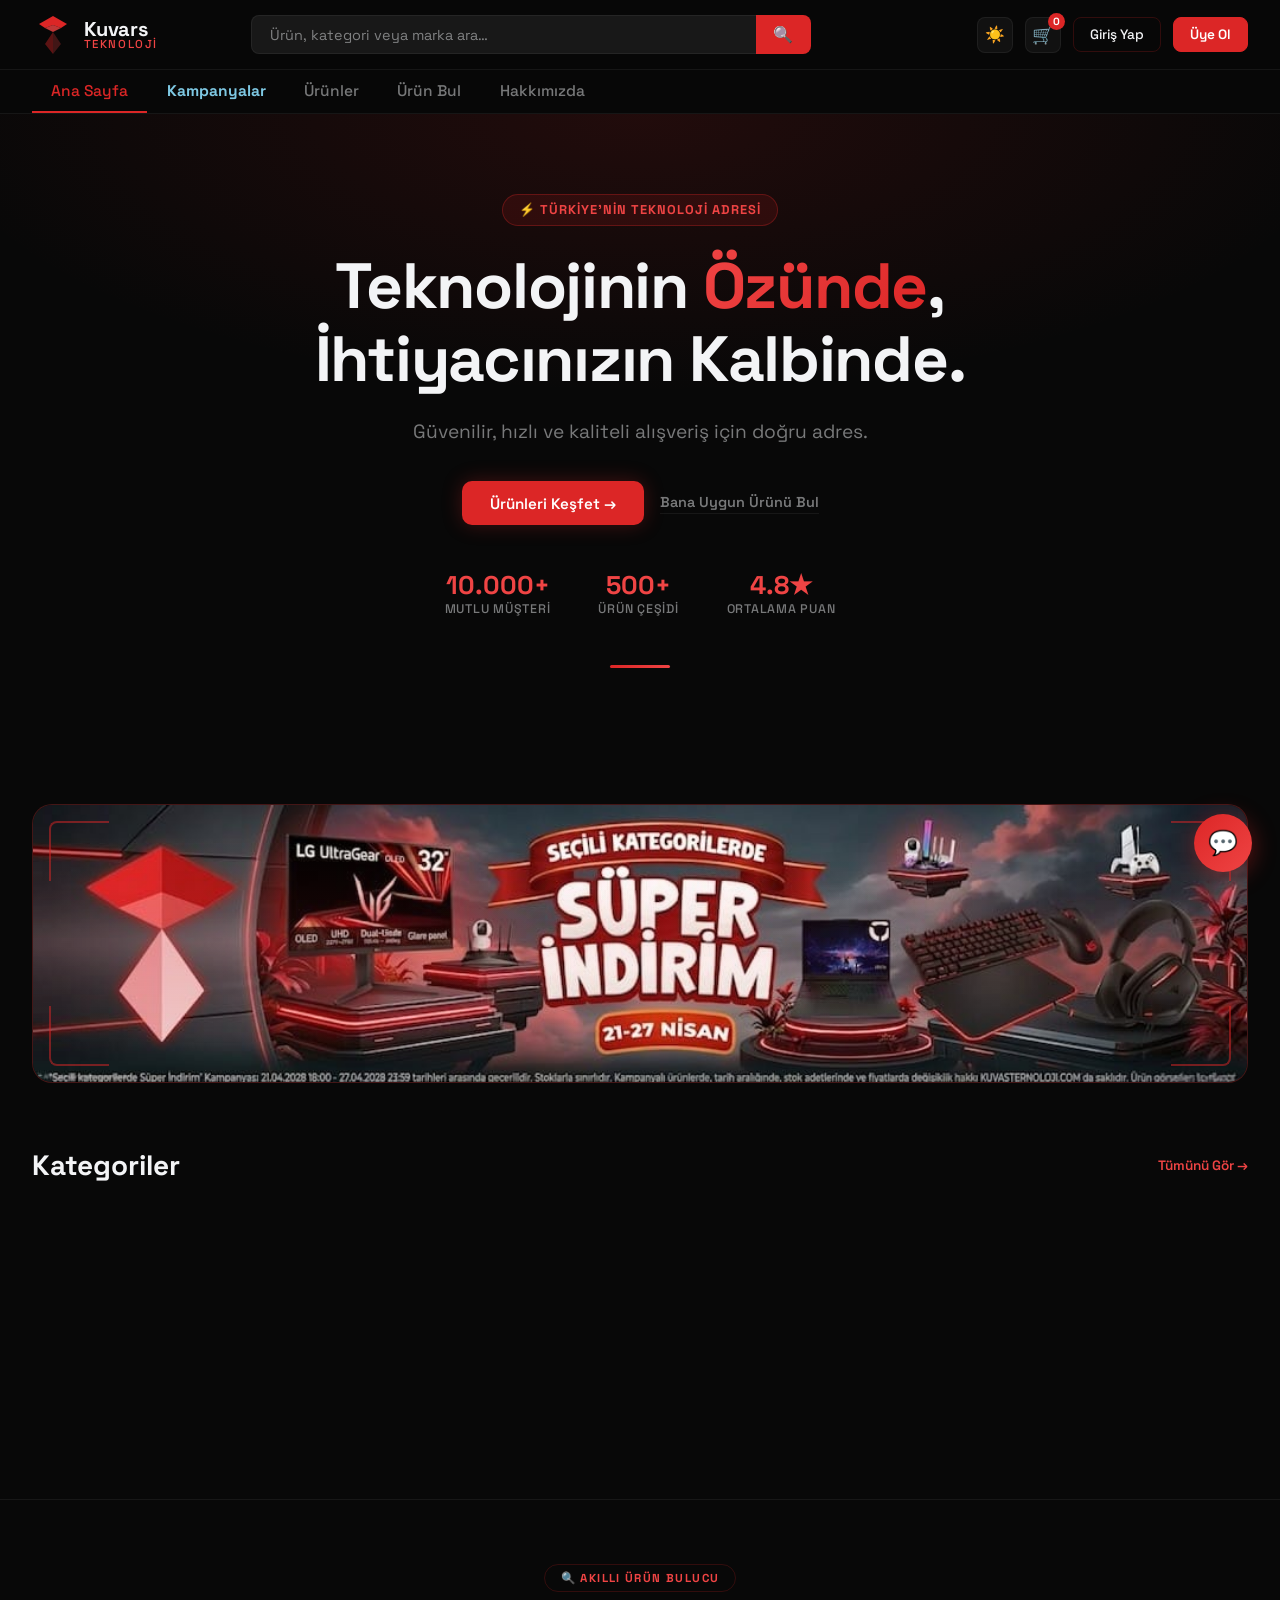
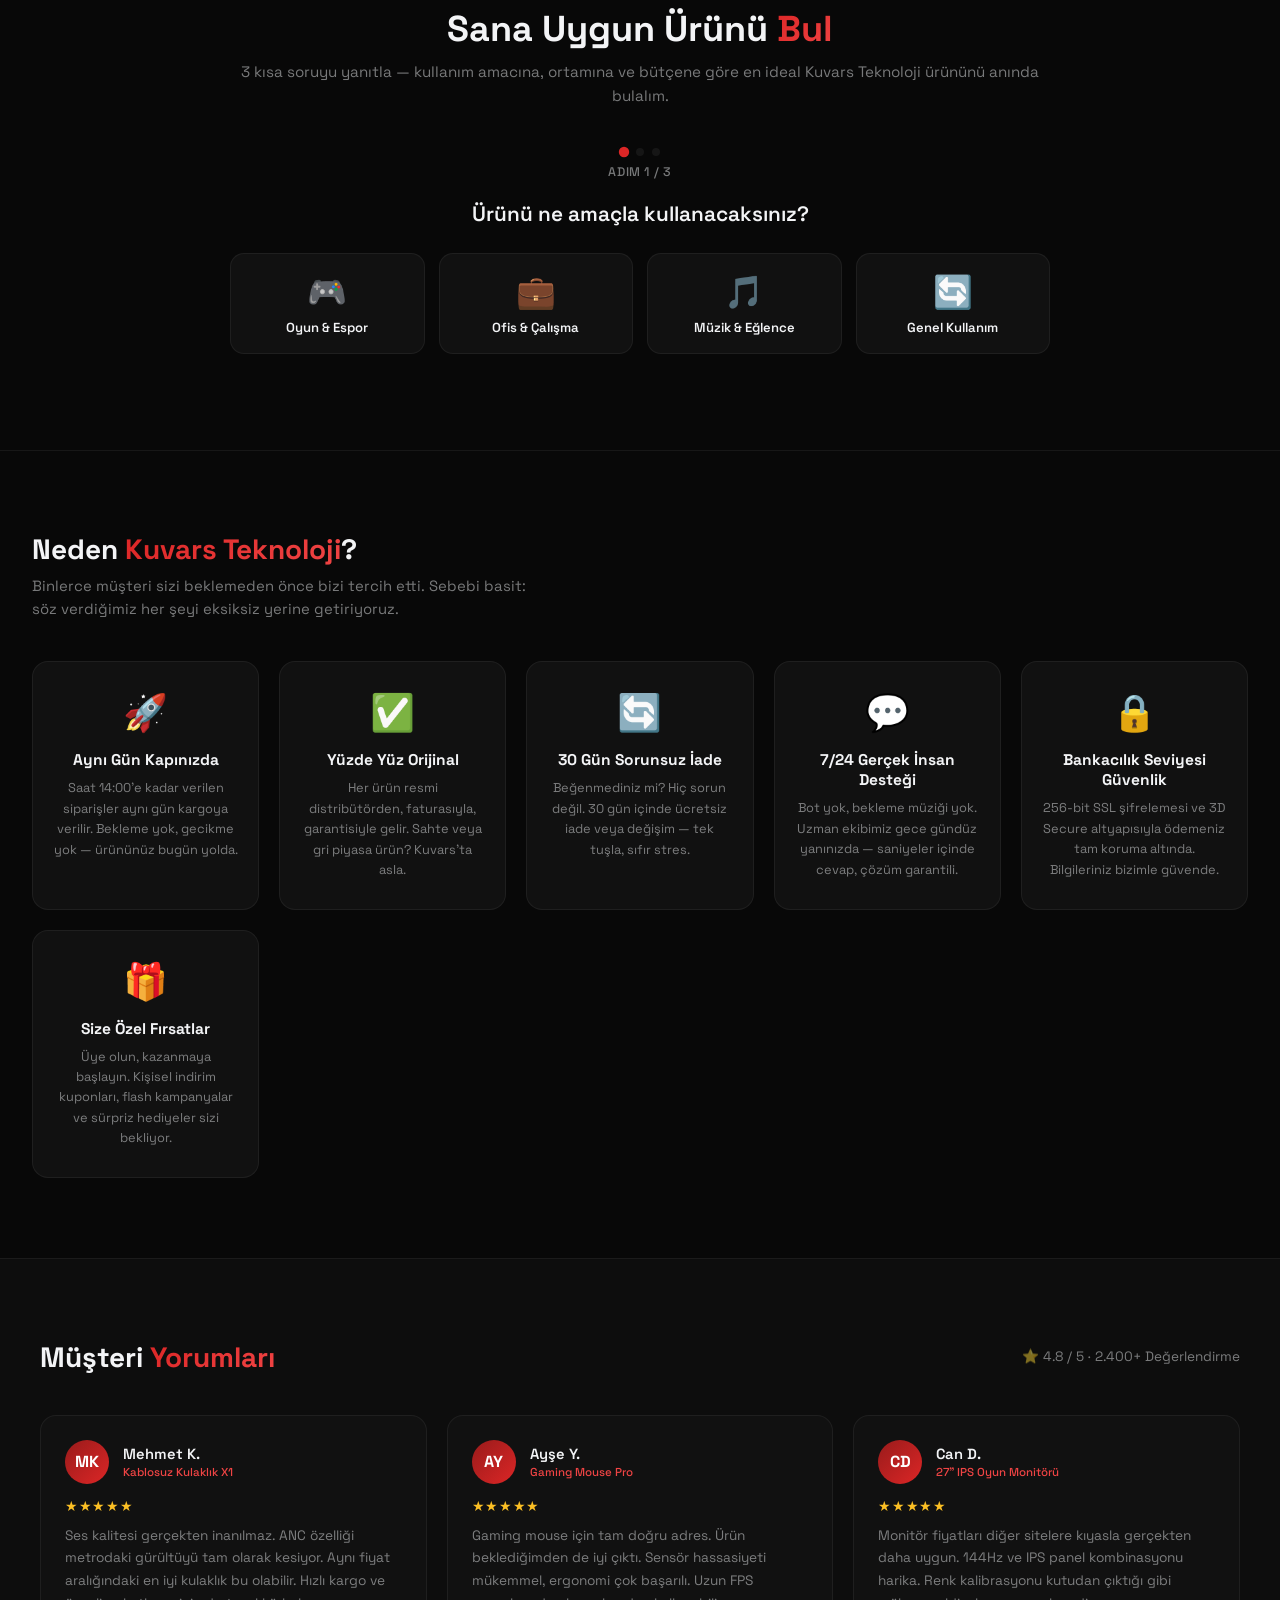
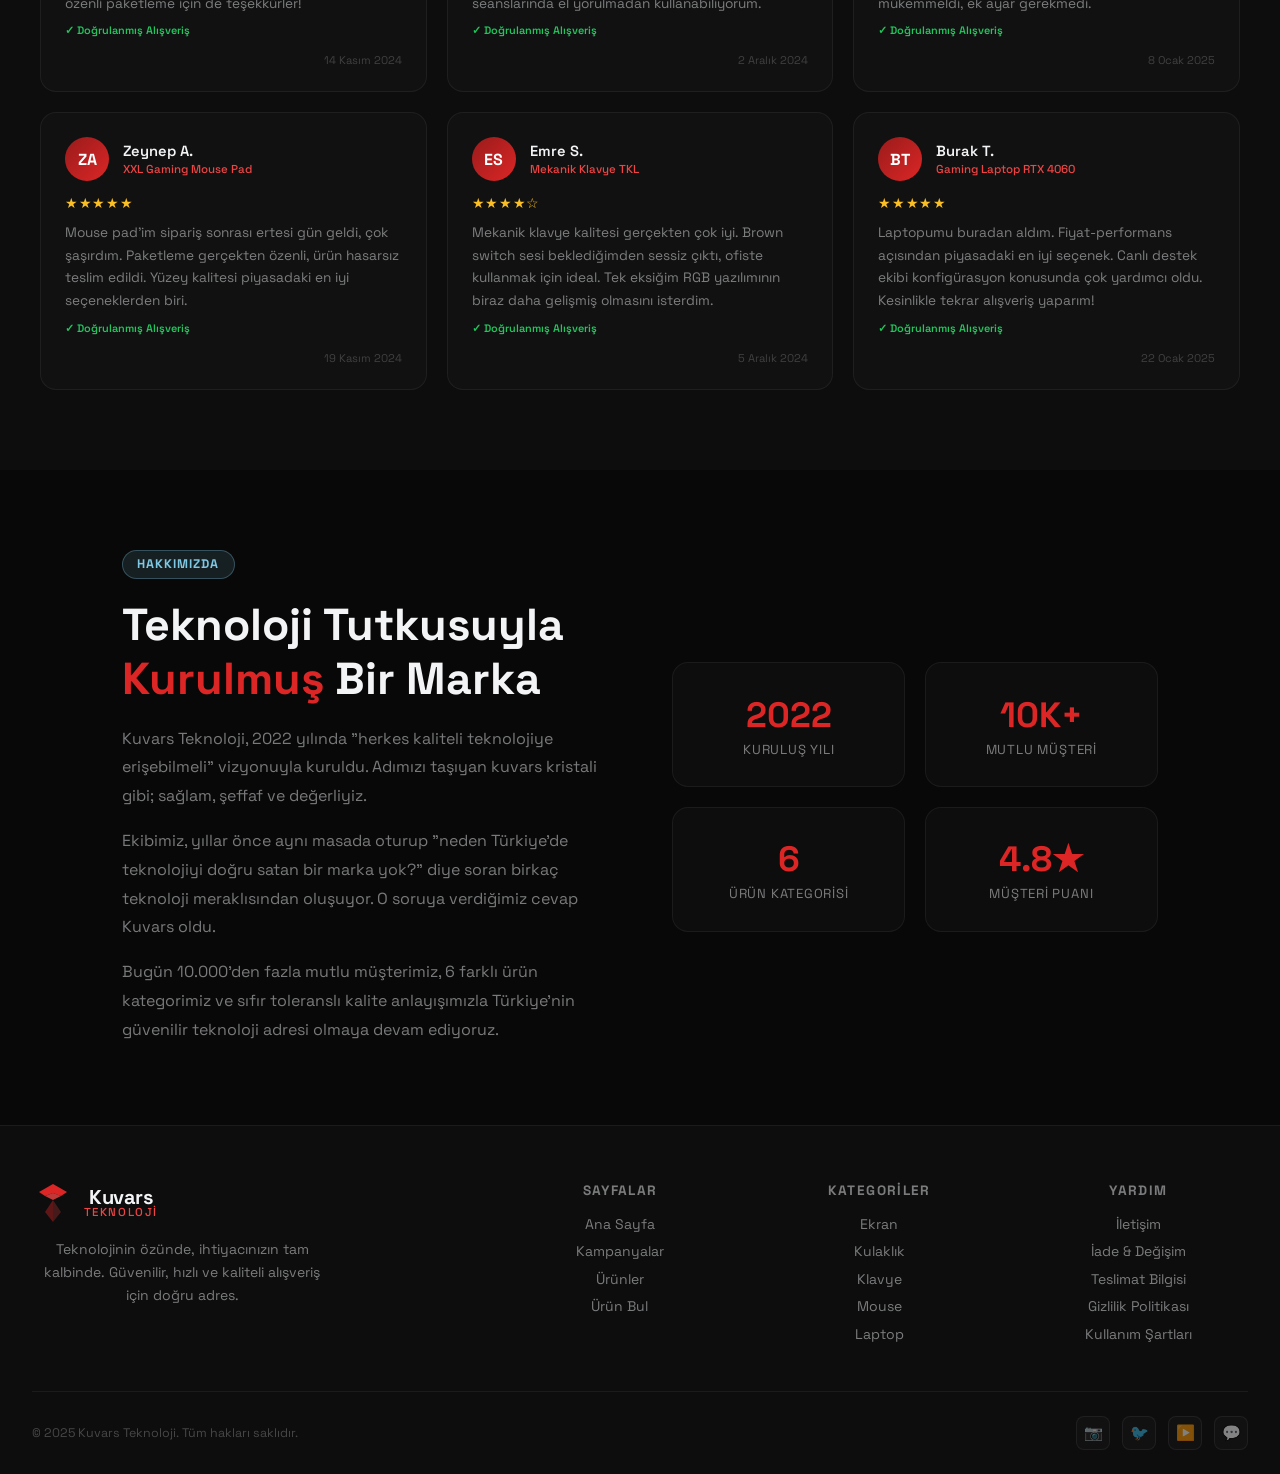
<file: index.html>
<!DOCTYPE html>
<html lang="tr" data-theme="dark">
<head>
  <meta charset="UTF-8" />
  <meta name="viewport" content="width=device-width, initial-scale=1.0" />
  <title>Kuvars Teknoloji – Teknolojinin Özünde</title>
  <link rel="preconnect" href="https://fonts.googleapis.com" />
  <link rel="preconnect" href="https://fonts.gstatic.com" crossorigin />
  <link href="https://fonts.googleapis.com/css2?family=Space+Grotesk:wght@300;400;500;600;700&display=swap" rel="stylesheet" />
  <link rel="stylesheet" href="css/style.css" />
  <style>
    .hero-section {
      position: relative;
      padding: 5rem 2rem 4rem;
      text-align: center;
      overflow: hidden;
    }
    .hero-section::before {
      content: '';
      position: absolute;
      inset: 0;
      background: radial-gradient(ellipse 80% 60% at 50% 0%, rgba(220,38,38,0.12) 0%, transparent 70%);
      pointer-events: none;
    }
    .hero-badge {
      display: inline-flex;
      align-items: center;
      gap: 6px;
      background: rgba(220,38,38,0.12);
      border: 1px solid rgba(220,38,38,0.3);
      color: var(--red2);
      font-size: 0.8rem;
      font-weight: 700;
      letter-spacing: 0.08em;
      text-transform: uppercase;
      padding: 0.4rem 1rem;
      border-radius: 999px;
      margin-bottom: 1.5rem;
    }
    .hero-title {
      font-size: clamp(2.2rem, 6vw, 4rem);
      font-weight: 700;
      line-height: 1.15;
      margin-bottom: 1.2rem;
      color: var(--fg);
      letter-spacing: -0.02em;
    }
    .hero-title span {
      background: linear-gradient(135deg, #EF4444, #DC2626);
      -webkit-background-clip: text;
      -webkit-text-fill-color: transparent;
      background-clip: text;
    }
    .hero-sub {
      font-size: clamp(1rem, 2vw, 1.2rem);
      color: var(--muted);
      max-width: 520px;
      margin: 0 auto 2rem;
      line-height: 1.7;
    }
    .hero-actions {
      display: flex;
      justify-content: center;
      align-items: center;
      gap: 1rem;
      flex-wrap: wrap;
      margin-bottom: 3rem;
    }
    .hero-link {
      color: var(--muted);
      font-size: 0.9rem;
      font-weight: 600;
      text-decoration: none;
      border-bottom: 1px solid var(--border2);
      padding-bottom: 2px;
      transition: color 0.2s;
    }
    .hero-link:hover { color: var(--red2); }
    .hero-stats {
      display: flex;
      justify-content: center;
      gap: 3rem;
      flex-wrap: wrap;
    }
    .hero-stat {
      display: flex;
      flex-direction: column;
      align-items: center;
      gap: 2px;
    }
    .hero-stat strong {
      font-size: 1.6rem;
      font-weight: 700;
      color: var(--red2);
      line-height: 1;
    }
    .hero-stat span {
      font-size: 0.78rem;
      color: var(--muted);
      font-weight: 500;
      text-transform: uppercase;
      letter-spacing: 0.06em;
    }
    .hero-divider {
      width: 60px;
      height: 3px;
      background: linear-gradient(90deg, #DC2626, #EF4444);
      border-radius: 99px;
      margin: 0 auto 3rem;
    }
    @media (max-width: 600px) {
      .hero-section { padding: 3.5rem 1.2rem 2.5rem; }
      .hero-stats { gap: 1.8rem; }
    }

    /* ── SPLASH INTRO ── */
    #splashOverlay {
      position: fixed; inset: 0; z-index: 99999;
      background: #080808;
      display: flex; flex-direction: column;
      align-items: center; justify-content: center; gap: 1.5rem;
      transition: opacity 0.6s ease, visibility 0.6s ease;
    }
    #splashOverlay.light-splash { background: #ffffff; }
    #splashOverlay.light-splash .splash-logo-text { color: #111111; }
    #splashOverlay.light-splash .splash-bar-wrap { background: rgba(0,0,0,0.08); }
    #splashOverlay.hide { opacity: 0; visibility: hidden; }
    .splash-logo { display: flex; align-items: center; gap: 12px; animation: splashPop 0.5s cubic-bezier(0.34,1.56,0.64,1) both; }
    .splash-logo-text { font-size: 1.8rem; font-weight: 700; color: #F3F4F6; letter-spacing: -0.02em; }
    .splash-logo-text span { color: #EF4444; }
    .splash-bar-wrap { width: 160px; height: 3px; background: rgba(255,255,255,0.08); border-radius: 99px; overflow: hidden; }
    .splash-bar { height: 100%; width: 0; background: linear-gradient(90deg, #DC2626, #EF4444); border-radius: 99px; animation: splashLoad 0.9s ease 0.3s forwards; }
    @keyframes splashPop { from { opacity:0; transform:scale(0.8); } to { opacity:1; transform:scale(1); } }
    @keyframes splashLoad { to { width: 100%; } }

    /* ── HERO ANIMASYONLARI ── */
    .hero-anim { opacity: 0; transform: translateY(28px); transition: opacity 0.6s ease, transform 0.6s ease; }
    .hero-anim.visible { opacity: 1; transform: translateY(0); }

  </style>
</head>
<body>

<script>
  (function() {
    const theme = localStorage.getItem('kt-theme') || 'dark';
    if (theme === 'light') {
      document.addEventListener('DOMContentLoaded', function() {
        const s = document.getElementById('splashOverlay');
        if (s) s.classList.add('light-splash');
      });
    }
  })();
</script>
<div id="splashOverlay">
  <div class="splash-logo">
    <svg viewBox="0 0 34 42" fill="none" width="42" height="52">
      <path d="M17 2L31 10V10L25 14L17 11L9 14L3 10V10L17 2Z" fill="#DC2626"/>
      <path d="M3 10L9 14V30L17 40L9 30V14L3 10Z" fill="#7F1D1D"/>
      <path d="M31 10L25 14V30L17 40L25 30V14L31 10Z" fill="#991B1B"/>
      <path d="M9 14L17 11L25 14L17 18L9 14Z" fill="#EF4444" opacity="0.8"/>
      <path d="M9 14V30L17 18V40L17 40L9 30V14Z" fill="#DC2626" opacity="0.4"/>
      <path d="M25 14V30L17 18V40L17 40L25 30V14Z" fill="#EF4444" opacity="0.25"/>
    </svg>
    <div class="splash-logo-text">Kuvars <span>Teknoloji</span></div>
  </div>
  <div class="splash-bar-wrap"><div class="splash-bar"></div></div>
</div>

<header class="topbar">
  <div class="topbar-main">
    <a href="index.html" class="site-logo">
      <svg class="logo-crystal" viewBox="0 0 34 42" fill="none" xmlns="http://www.w3.org/2000/svg">
        <path d="M17 2L31 10V10L25 14L17 11L9 14L3 10V10L17 2Z" fill="#DC2626"/>
        <path d="M3 10L9 14V30L17 40L9 30V14L3 10Z" fill="#7F1D1D"/>
        <path d="M31 10L25 14V30L17 40L25 30V14L31 10Z" fill="#991B1B"/>
        <path d="M9 14L17 11L25 14L17 18L9 14Z" fill="#EF4444" opacity="0.8"/>
        <path d="M9 14V30L17 18V40L17 40L9 30V14Z" fill="#DC2626" opacity="0.4"/>
        <path d="M25 14V30L17 18V40L17 40L25 30V14Z" fill="#EF4444" opacity="0.25"/>
      </svg>
      <div class="logo-text-wrap">
        <span class="logo-brand">Kuvars</span>
        <span class="logo-sub">Teknoloji</span>
      </div>
    </a>

    <div class="search-bar">
      <input type="search" placeholder="Ürün, kategori veya marka ara…" id="searchInput" />
      <button class="search-btn" title="Ara">🔍</button>
    </div>

    <div class="topbar-actions" style="margin-left: auto;">
      <div style="display:flex; gap:0.5rem; align-items:center;">
          <button class="theme-toggle" id="themeToggle" title="Tema Değiştir">☀️</button>
          
      </div>

      <a href="sepet.html" class="cart-btn" title="Sepet" style="text-decoration: none;">
        🛒
        <span class="cart-badge" id="cartBadge">0</span>
      </a>
      
      <div id="authArea" style="display:flex;gap:0.75rem;align-items:center;">
        <a href="giris.html" class="btn-login" id="btnLogin">Giriş Yap</a>
        <a href="uye_ol.html" class="btn-register" id="btnRegister">Üye Ol</a>
      </div>
    </div>
    <button class="hamburger" aria-label="Menü">
      <span></span><span></span><span></span>
    </button>
  </div>

  <nav class="subnav">
    <ul>
      <li><a href="index.html" class="active">Ana Sayfa</a></li>
      <li><a href="kampanya.html" style="color:#7EC8E3;font-weight:700;">Kampanyalar</a></li>
      <li><a href="urunler.html">Ürünler</a></li>
      <li><a href="quiz.html">Ürün Bul</a></li>
      <li><a href="#hakkimizda">Hakkımızda</a></li>
    </ul>
  </nav>

  <div class="mobile-menu">
    <a href="index.html">🏠 Ana Sayfa</a>
    <a href="kampanya.html">🎉 Kampanyalar</a>
    <a href="urunler.html">🛍️ Ürünler</a>
    <a href="quiz.html">🔍 Ürün Bul</a>
    <a href="#hakkimizda">ℹ️ Hakkımızda</a>
 <a href="giris.html" style="color:var(--red2)">👤 Giriş Yap</a>
    <a href="uye_ol.html" style="color:var(--red2)">✨ Üye Ol</a>
  </div>
</header>

<section class="hero-section">
  <div class="hero-badge hero-anim" style="transition-delay:0.1s">⚡ Türkiye'nin Teknoloji Adresi</div>
  <h1 class="hero-title hero-anim" style="transition-delay:0.25s">Teknolojinin <span>Özünde</span>,<br>İhtiyacınızın Kalbinde.</h1>
  <p class="hero-sub hero-anim" style="transition-delay:0.4s">Güvenilir, hızlı ve kaliteli alışveriş için doğru adres.</p>
  <div class="hero-actions hero-anim" style="transition-delay:0.55s">
    <a href="urunler.html" class="btn-primary">Ürünleri Keşfet →</a>
    <a href="quiz.html" class="hero-link">Bana Uygun Ürünü Bul</a>
  </div>
  <div class="hero-stats hero-anim" style="transition-delay:0.7s">
    <div class="hero-stat"><strong>10.000+</strong><span>Mutlu Müşteri</span></div>
    <div class="hero-stat"><strong>500+</strong><span>Ürün Çeşidi</span></div>
    <div class="hero-stat"><strong>4.8★</strong><span>Ortalama Puan</span></div>
  </div>
  <div class="hero-divider hero-anim" style="margin-top:3rem;transition-delay:0.85s"></div>
</section>

<div class="campaign-banner">
  <div class="campaign-inner">
    <div class="campaign-corner tl"></div>
    <div class="campaign-corner tr"></div>
    <div class="campaign-corner bl"></div>
    <div class="campaign-corner br"></div>

    <a href="kampanya.html" style="display:block;width:100%;">
      <img
        src="img/banner.jpg"
        alt="Seçili Kategorilerde Süper İndirim – 24-26 Nisan"
        style="width:100%;height:auto;display:block;border-radius:18px;"
      />
    </a>
  </div>
</div>

<section class="categories-section">
  <div class="section-header">
    <h2 class="section-title">Kategoriler</h2>
    <a href="urunler.html" class="section-link">Tümünü Gör →</a>
  </div>

  <div class="cat-slider-wrap">
    <div class="cat-slider" id="catSlider">

      <div class="cat-flip-wrap">
        <div class="cat-flip-inner">
          <div class="cat-flip-front">
            <img src="img/ekrankategori.png" alt="Ekran" class="cat-img" />
            <span class="cat-label">Ekran</span>
          </div>
          <div class="cat-flip-back">
            <div class="cat-back-title">Ekran</div>
            <ul class="cat-sub-list">
              <li><a href="ekran.html?cat=oyun-monitoru">Oyun Monitörü</a></li>
              <li><a href="ekran.html?cat=ofis-monitoru">Ofis Monitörü</a></li>
            </ul>
            <a href="ekran.html" class="cat-all-link">Tümünü Gör →</a>
          </div>
        </div>
      </div>

      <div class="cat-flip-wrap">
        <div class="cat-flip-inner">
          <div class="cat-flip-front">
            <img src="img/kulaklıkkategori.png" alt="Kulaklık" class="cat-img" />
            <span class="cat-label">Kulaklık</span>
          </div>
          <div class="cat-flip-back">
            <div class="cat-back-title">Kulaklık</div>
            <ul class="cat-sub-list">
              <li><a href="kulaklik.html?cat=kulak-ustu">Kulak Üstü</a></li>
              <li><a href="kulaklik.html?cat=kulak-ici">Kulak İçi</a></li>
            </ul>
            <a href="kulaklik.html" class="cat-all-link">Tümünü Gör →</a>
          </div>
        </div>
      </div>

      <div class="cat-flip-wrap">
        <div class="cat-flip-inner">
          <div class="cat-flip-front">
            <img src="img/klavyekategori.png" alt="Klavye" class="cat-img" />
            <span class="cat-label">Klavye</span>
          </div>
          <div class="cat-flip-back">
            <div class="cat-back-title">Klavye</div>
            <ul class="cat-sub-list">
              <li><a href="klavye.html?cat=gaming">Gaming</a></li>
              <li><a href="klavye.html?cat=sessiz">Sessiz</a></li>
            </ul>
            <a href="klavye.html" class="cat-all-link">Tümünü Gör →</a>
          </div>
        </div>
      </div>

      <div class="cat-flip-wrap">
        <div class="cat-flip-inner">
          <div class="cat-flip-front">
            <img src="img/farekategori.png" alt="Mouse" class="cat-img" />
            <span class="cat-label">Mouse</span>
          </div>
          <div class="cat-flip-back">
            <div class="cat-back-title">Mouse</div>
            <ul class="cat-sub-list">
              <li><a href="mouse.html?cat=oyun-mouse">Oyun</a></li>
              <li><a href="mouse.html?cat=ofis-mouse">Ofis</a></li>
            </ul>
            <a href="mouse.html" class="cat-all-link">Tümünü Gör →</a>
          </div>
        </div>
      </div>

      <div class="cat-flip-wrap">
        <div class="cat-flip-inner">
          <div class="cat-flip-front">
            <img src="img/mousepadkategori.png" alt="Mouse Pad" class="cat-img" />
            <span class="cat-label">Mouse Pad</span>
          </div>
          <div class="cat-flip-back">
            <div class="cat-back-title">Mouse Pad</div>
            <ul class="cat-sub-list">
              <li><a href="mousepad.html?cat=buyuk-boy">Büyük Boy</a></li>
              <li><a href="mousepad.html?cat=rgb">RGB</a></li>
            </ul>
            <a href="mousepad.html" class="cat-all-link">Tümünü Gör →</a>
          </div>
        </div>
      </div>

      <div class="cat-flip-wrap">
        <div class="cat-flip-inner">
          <div class="cat-flip-front">
            <img src="img/laptopkategori.png" alt="Laptop" class="cat-img" />
            <span class="cat-label">Laptop</span>
          </div>
          <div class="cat-flip-back">
            <div class="cat-back-title">Laptop</div>
            <ul class="cat-sub-list">
              <li><a href="laptop.html?cat=gaming">Gaming</a></li>
              <li><a href="laptop.html?cat=ultrabook">Ultrabook</a></li>
            </ul>
            <a href="laptop.html" class="cat-all-link">Tümünü Gör →</a>
          </div>
        </div>
      </div>

    </div>
  </div>
</section>

<section class="finder-section">
  <div class="finder-inner">
    <div class="finder-badge">🔍 Akıllı Ürün Bulucu</div>
    <h2 class="finder-title">Sana Uygun Ürünü <span>Bul</span></h2>
    <p class="finder-sub">
      3 kısa soruyu yanıtla — kullanım amacına, ortamına ve bütçene göre
      en ideal Kuvars Teknoloji ürününü anında bulalım.
    </p>
    <div id="finder-quiz-app"></div>
  </div>
</section>

<section class="why-section">
  <div class="section-header" style="padding:0;margin-bottom:0">
    <div>
      <h2 class="section-title" style="text-align:left">Neden <span>Kuvars Teknoloji</span>?</h2>
      <p style="color:var(--muted);font-size:.93rem;margin-top:.4rem;line-height:1.6;max-width:520px;">
        Binlerce müşteri sizi beklemeden önce bizi tercih etti. Sebebi basit: söz verdiğimiz her şeyi eksiksiz yerine getiriyoruz.
      </p>
    </div>
  </div>

  <div class="why-grid" style="margin-top:2.5rem">
    <div class="why-card fade-in">
      <div class="why-icon">🚀</div>
      <div class="why-title">Aynı Gün Kapınızda</div>
      <div class="why-desc">Saat 14:00'e kadar verilen siparişler aynı gün kargoya verilir. Bekleme yok, gecikme yok — ürününüz bugün yolda.</div>
    </div>
    <div class="why-card fade-in">
      <div class="why-icon">✅</div>
      <div class="why-title">Yüzde Yüz Orijinal</div>
      <div class="why-desc">Her ürün resmi distribütörden, faturasıyla, garantisiyle gelir. Sahte veya gri piyasa ürün? Kuvars'ta asla.</div>
    </div>
    <div class="why-card fade-in">
      <div class="why-icon">🔄</div>
      <div class="why-title">30 Gün Sorunsuz İade</div>
      <div class="why-desc">Beğenmediniz mi? Hiç sorun değil. 30 gün içinde ücretsiz iade veya değişim — tek tuşla, sıfır stres.</div>
    </div>
    <div class="why-card fade-in">
      <div class="why-icon">💬</div>
      <div class="why-title">7/24 Gerçek İnsan Desteği</div>
      <div class="why-desc">Bot yok, bekleme müziği yok. Uzman ekibimiz gece gündüz yanınızda — saniyeler içinde cevap, çözüm garantili.</div>
    </div>
    <div class="why-card fade-in">
      <div class="why-icon">🔒</div>
      <div class="why-title">Bankacılık Seviyesi Güvenlik</div>
      <div class="why-desc">256-bit SSL şifrelemesi ve 3D Secure altyapısıyla ödemeniz tam koruma altında. Bilgileriniz bizimle güvende.</div>
    </div>
    <div class="why-card fade-in">
      <div class="why-icon">🎁</div>
      <div class="why-title">Size Özel Fırsatlar</div>
      <div class="why-desc">Üye olun, kazanmaya başlayın. Kişisel indirim kuponları, flash kampanyalar ve sürpriz hediyeler sizi bekliyor.</div>
    </div>
  </div>
</section>

<section class="reviews-section">
  <div class="reviews-inner">
    <div class="section-header" style="padding:0">
      <h2 class="section-title">Müşteri <span>Yorumları</span></h2>
      <span style="font-size:.85rem;color:var(--muted)">⭐ 4.8 / 5 · 2.400+ Değerlendirme</span>
    </div>

    <div class="reviews-grid">

      <div class="review-card fade-in">
        <div class="review-header">
          <div class="review-avatar">MK</div>
          <div class="review-meta">
            <div class="review-name">Mehmet K.</div>
            <div class="review-product">Kablosuz Kulaklık X1</div>
          </div>
        </div>
        <div class="review-stars">★★★★★</div>
        <div class="review-text">
          Ses kalitesi gerçekten inanılmaz. ANC özelliği metrodaki gürültüyü tam olarak kesiyor. Aynı fiyat aralığındaki en iyi kulaklık bu olabilir. Hızlı kargo ve özenli paketleme için de teşekkürler!
        </div>
        <div class="review-verified">✓ Doğrulanmış Alışveriş</div>
        <div class="review-date">14 Kasım 2024</div>
      </div>

      <div class="review-card fade-in">
        <div class="review-header">
          <div class="review-avatar">AY</div>
          <div class="review-meta">
            <div class="review-name">Ayşe Y.</div>
            <div class="review-product">Gaming Mouse Pro</div>
          </div>
        </div>
        <div class="review-stars">★★★★★</div>
        <div class="review-text">
          Gaming mouse için tam doğru adres. Ürün beklediğimden de iyi çıktı. Sensör hassasiyeti mükemmel, ergonomi çok başarılı. Uzun FPS seanslarında el yorulmadan kullanabiliyorum.
        </div>
        <div class="review-verified">✓ Doğrulanmış Alışveriş</div>
        <div class="review-date">2 Aralık 2024</div>
      </div>

      <div class="review-card fade-in">
        <div class="review-header">
          <div class="review-avatar">CD</div>
          <div class="review-meta">
            <div class="review-name">Can D.</div>
            <div class="review-product">27" IPS Oyun Monitörü</div>
          </div>
        </div>
        <div class="review-stars">★★★★★</div>
        <div class="review-text">
          Monitör fiyatları diğer sitelere kıyasla gerçekten daha uygun. 144Hz ve IPS panel kombinasyonu harika. Renk kalibrasyonu kutudan çıktığı gibi mükemmeldi, ek ayar gerekmedi.
        </div>
        <div class="review-verified">✓ Doğrulanmış Alışveriş</div>
        <div class="review-date">8 Ocak 2025</div>
      </div>

      <div class="review-card fade-in">
        <div class="review-header">
          <div class="review-avatar">ZA</div>
          <div class="review-meta">
            <div class="review-name">Zeynep A.</div>
            <div class="review-product">XXL Gaming Mouse Pad</div>
          </div>
        </div>
        <div class="review-stars">★★★★★</div>
        <div class="review-text">
          Mouse pad'im sipariş sonrası ertesi gün geldi, çok şaşırdım. Paketleme gerçekten özenli, ürün hasarsız teslim edildi. Yüzey kalitesi piyasadaki en iyi seçeneklerden biri.
        </div>
        <div class="review-verified">✓ Doğrulanmış Alışveriş</div>
        <div class="review-date">19 Kasım 2024</div>
      </div>

      <div class="review-card fade-in">
        <div class="review-header">
          <div class="review-avatar">ES</div>
          <div class="review-meta">
            <div class="review-name">Emre S.</div>
            <div class="review-product">Mekanik Klavye TKL</div>
          </div>
        </div>
        <div class="review-stars">★★★★☆</div>
        <div class="review-text">
          Mekanik klavye kalitesi gerçekten çok iyi. Brown switch sesi beklediğimden sessiz çıktı, ofiste kullanmak için ideal. Tek eksiğim RGB yazılımının biraz daha gelişmiş olmasını isterdim.
        </div>
        <div class="review-verified">✓ Doğrulanmış Alışveriş</div>
        <div class="review-date">5 Aralık 2024</div>
      </div>

      <div class="review-card fade-in">
        <div class="review-header">
          <div class="review-avatar">BT</div>
          <div class="review-meta">
            <div class="review-name">Burak T.</div>
            <div class="review-product">Gaming Laptop RTX 4060</div>
          </div>
        </div>
        <div class="review-stars">★★★★★</div>
        <div class="review-text">
          Laptopumu buradan aldım. Fiyat-performans açısından piyasadaki en iyi seçenek. Canlı destek ekibi konfigürasyon konusunda çok yardımcı oldu. Kesinlikle tekrar alışveriş yaparım!
        </div>
        <div class="review-verified">✓ Doğrulanmış Alışveriş</div>
        <div class="review-date">22 Ocak 2025</div>
      </div>

    </div>
  </div>
</section>

<section id="hakkimizda" style="padding:5rem 2rem;max-width:1100px;margin:0 auto;">
  <div style="display:grid;grid-template-columns:1fr 1fr;gap:4rem;align-items:center;">
    <div>
      <span style="display:inline-block;background:rgba(126,200,227,0.12);border:1px solid rgba(126,200,227,0.3);color:#7EC8E3;font-size:0.78rem;font-weight:700;letter-spacing:0.08em;text-transform:uppercase;padding:0.35rem 0.9rem;border-radius:999px;margin-bottom:1.2rem;">Hakkımızda</span>
      <h2 style="font-size:clamp(1.8rem,4vw,2.8rem);font-weight:700;line-height:1.2;margin-bottom:1.2rem;">Teknoloji Tutkusuyla<br><span style="color:#DC2626;">Kurulmuş</span> Bir Marka</h2>
      <p style="color:var(--muted);line-height:1.8;margin-bottom:1rem;">
        Kuvars Teknoloji, 2022 yılında "herkes kaliteli teknolojiye erişebilmeli" vizyonuyla kuruldu. Adımızı taşıyan kuvars kristali gibi; sağlam, şeffaf ve değerliyiz.
      </p>
      <p style="color:var(--muted);line-height:1.8;margin-bottom:1rem;">
        Ekibimiz, yıllar önce aynı masada oturup "neden Türkiye'de teknolojiyi doğru satan bir marka yok?" diye soran birkaç teknoloji meraklısından oluşuyor. O soruya verdiğimiz cevap Kuvars oldu.
      </p>
      <p style="color:var(--muted);line-height:1.8;">
        Bugün 10.000'den fazla mutlu müşterimiz, 6 farklı ürün kategorimiz ve sıfır toleranslı kalite anlayışımızla Türkiye'nin güvenilir teknoloji adresi olmaya devam ediyoruz.
      </p>
    </div>
    <div style="display:grid;grid-template-columns:1fr 1fr;gap:1.2rem;">
      <div style="background:var(--bg2);border:1px solid var(--border2);border-radius:16px;padding:1.8rem;text-align:center;">
        <div style="font-size:2.2rem;font-weight:700;color:#DC2626;margin-bottom:4px;">2022</div>
        <div style="font-size:0.82rem;color:var(--muted);text-transform:uppercase;letter-spacing:0.06em;">Kuruluş Yılı</div>
      </div>
      <div style="background:var(--bg2);border:1px solid var(--border2);border-radius:16px;padding:1.8rem;text-align:center;">
        <div style="font-size:2.2rem;font-weight:700;color:#DC2626;margin-bottom:4px;">10K+</div>
        <div style="font-size:0.82rem;color:var(--muted);text-transform:uppercase;letter-spacing:0.06em;">Mutlu Müşteri</div>
      </div>
      <div style="background:var(--bg2);border:1px solid var(--border2);border-radius:16px;padding:1.8rem;text-align:center;">
        <div style="font-size:2.2rem;font-weight:700;color:#DC2626;margin-bottom:4px;">6</div>
        <div style="font-size:0.82rem;color:var(--muted);text-transform:uppercase;letter-spacing:0.06em;">Ürün Kategorisi</div>
      </div>
      <div style="background:var(--bg2);border:1px solid var(--border2);border-radius:16px;padding:1.8rem;text-align:center;">
        <div style="font-size:2.2rem;font-weight:700;color:#DC2626;margin-bottom:4px;">4.8★</div>
        <div style="font-size:0.82rem;color:var(--muted);text-transform:uppercase;letter-spacing:0.06em;">Müşteri Puanı</div>
      </div>
    </div>
  </div>
</section>

<footer class="site-footer" id="footer">
  <div class="footer-inner">
    <div class="footer-brand">
      <a href="index.html" class="site-logo" style="margin-bottom:.25rem">
        <svg class="logo-crystal" viewBox="0 0 34 42" fill="none" width="28" height="28">
          <path d="M17 2L31 10V10L25 14L17 11L9 14L3 10V10L17 2Z" fill="#DC2626"/>
          <path d="M3 10L9 14V30L17 40L9 30V14L3 10Z" fill="#7F1D1D"/>
          <path d="M31 10L25 14V30L17 40L25 30V14L31 10Z" fill="#991B1B"/>
          <path d="M9 14L17 11L25 14L17 18L9 14Z" fill="#EF4444" opacity="0.8"/>
          <path d="M9 14V30L17 18V40L17 40L9 30V14Z" fill="#DC2626" opacity="0.4"/>
          <path d="M25 14V30L17 18V40L17 40L25 30V14Z" fill="#EF4444" opacity="0.25"/>
        </svg>
        <div class="logo-text-wrap">
          <span class="logo-brand">Kuvars</span>
          <span class="logo-sub">Teknoloji</span>
        </div>
      </a>
      <p>Teknolojinin özünde, ihtiyacınızın tam kalbinde. Güvenilir, hızlı ve kaliteli alışveriş için doğru adres.</p>
    </div>

    <div class="footer-col">
      <h4>Sayfalar</h4>
      <ul>
        <li><a href="index.html">Ana Sayfa</a></li>
        <li><a href="kampanya.html">Kampanyalar</a></li>
        <li><a href="urunler.html">Ürünler</a></li>
        <li><a href="quiz.html">Ürün Bul</a></li>
      </ul>
    </div>

    <div class="footer-col">
      <h4>Kategoriler</h4>
      <ul>
        <li><a href="#">Ekran</a></li>
        <li><a href="#">Kulaklık</a></li>
        <li><a href="#">Klavye</a></li>
        <li><a href="#">Mouse</a></li>
        <li><a href="#">Laptop</a></li>
      </ul>
    </div>

    <div class="footer-col">
      <h4>Yardım</h4>
      <ul>
        <li><a href="#">İletişim</a></li>
        <li><a href="#">İade & Değişim</a></li>
        <li><a href="#">Teslimat Bilgisi</a></li>
        <li><a href="#">Gizlilik Politikası</a></li>
        <li><a href="#">Kullanım Şartları</a></li>
      </ul>
    </div>
  </div>

  <div class="footer-bottom">
    <p>© 2025 Kuvars Teknoloji. Tüm hakları saklıdır.</p>
    <div class="footer-social">
      <a href="#" class="social-btn" title="Instagram">📷</a>
      <a href="#" class="social-btn" title="Twitter/X">🐦</a>
      <a href="#" class="social-btn" title="YouTube">▶️</a>
      <a href="#" class="social-btn" title="Discord">💬</a>
    </div>
  </div>
</footer>

<script src="js/main.js"></script>
<script>
  // ── Splash: 1.2s sonra kapat, hero elementlerini sırayla göster ──
  window.addEventListener('load', () => {
    setTimeout(() => {
      document.getElementById('splashOverlay').classList.add('hide');
      setTimeout(() => {
        document.getElementById('splashOverlay').remove();
        document.querySelectorAll('.hero-anim').forEach(el => el.classList.add('visible'));
      }, 600);
    }, 1200);
  });
</script>
</body>
</html>
</file>
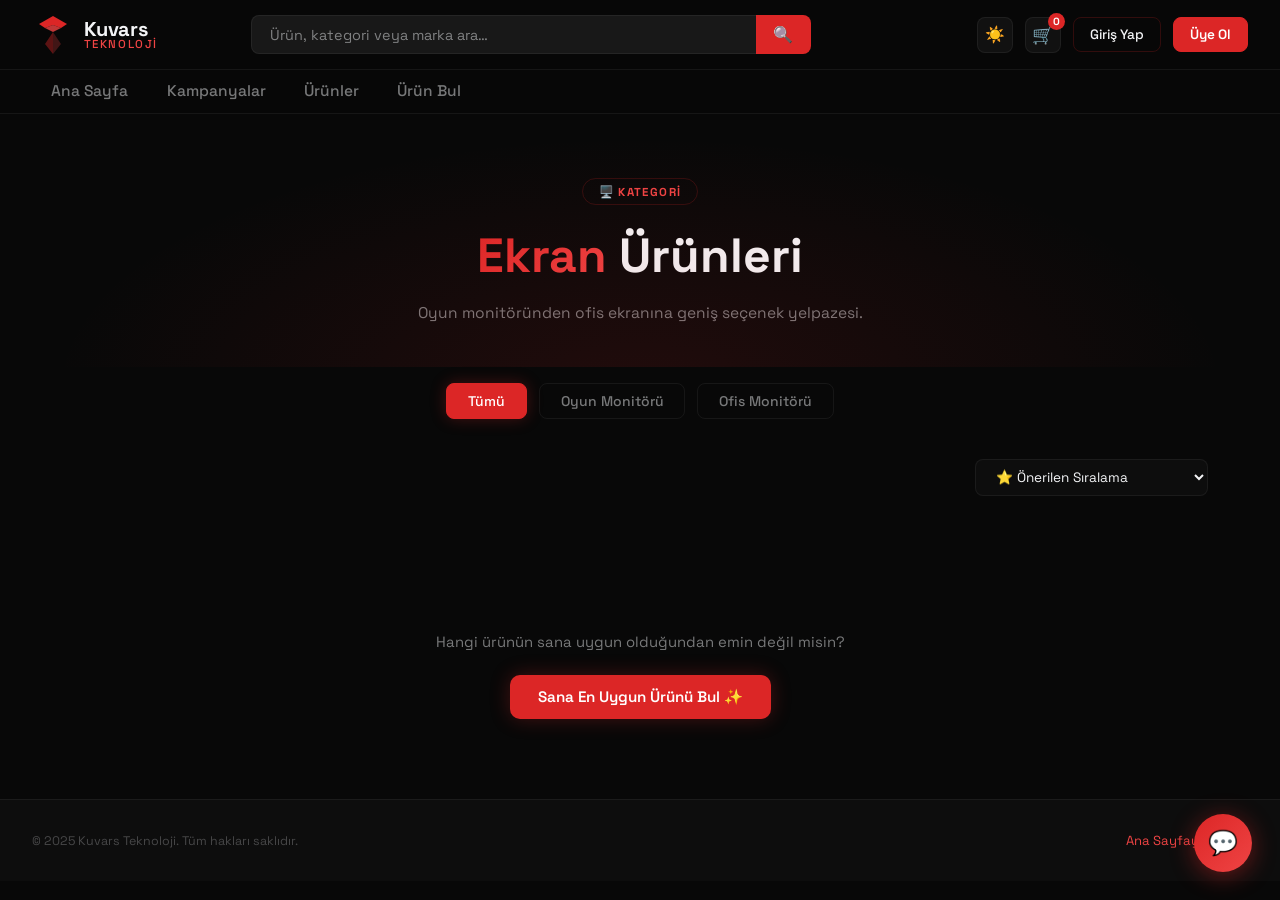
<file: ekran.html>
<!DOCTYPE html>
<html lang="tr" data-theme="dark">
<head>
  <meta charset="UTF-8" />
  <meta name="viewport" content="width=device-width, initial-scale=1.0" />
  <title>Ekran – Kuvars Teknoloji</title>
  <link rel="preconnect" href="https://fonts.googleapis.com" />
  <link rel="preconnect" href="https://fonts.gstatic.com" crossorigin />
  <link href="https://fonts.googleapis.com/css2?family=Space+Grotesk:wght@300;400;500;600;700&display=swap" rel="stylesheet" />
  <link rel="stylesheet" href="css/style.css" />
</head>
<body>

<header class="topbar">
  <div class="topbar-main">
    <a href="index.html" class="site-logo">
      <svg class="logo-crystal" viewBox="0 0 34 42" fill="none" xmlns="http://www.w3.org/2000/svg">
        <path d="M17 2L31 10V10L25 14L17 11L9 14L3 10V10L17 2Z" fill="#DC2626"/>
        <path d="M3 10L9 14V30L17 40L9 30V14L3 10Z" fill="#7F1D1D"/>
        <path d="M31 10L25 14V30L17 40L25 30V14L31 10Z" fill="#991B1B"/>
        <path d="M9 14L17 11L25 14L17 18L9 14Z" fill="#EF4444" opacity="0.8"/>
        <path d="M9 14V30L17 18V40L17 40L9 30V14Z" fill="#DC2626" opacity="0.4"/>
        <path d="M25 14V30L17 18V40L17 40L25 30V14Z" fill="#EF4444" opacity="0.25"/>
      </svg>
      <div class="logo-text-wrap">
        <span class="logo-brand">Kuvars</span>
        <span class="logo-sub">Teknoloji</span>
      </div>
    </a>
    <div class="search-bar">
      <input type="search" placeholder="Ürün, kategori veya marka ara…" />
      <button class="search-btn">🔍</button>
    </div>
    <div class="topbar-actions">
      <button class="theme-toggle" id="themeToggle">☀️</button>
      <a href="sepet.html" class="cart-btn">🛒<span class="cart-badge" id="cartBadge">0</span></a>
      <div id="authArea" style="display:flex;gap:0.75rem;align-items:center;">
        <a href="giris.html" class="btn-login">Giriş Yap</a>
        <a href="uye_ol.html" class="btn-register">Üye Ol</a>
      </div>
    </div>
    <button class="hamburger"><span></span><span></span><span></span></button>
  </div>
  <nav class="subnav">
    <ul>
      <li><a href="index.html">Ana Sayfa</a></li>
      <li><a href="kampanya.html">Kampanyalar</a></li>
      <li><a href="urunler.html">Ürünler</a></li>
      <li><a href="quiz.html">Ürün Bul</a></li>
    </ul>
  </nav>
  <div class="mobile-menu">
    <a href="index.html">🏠 Ana Sayfa</a>
    <a href="kampanya.html">🎉 Kampanyalar</a>
    <a href="urunler.html">🛍️ Ürünler</a>
    <a href="quiz.html">🔍 Ürün Bul</a>
  </div>
</header>

<div class="page-hero">
  <div class="hero-badge">🖥️ Kategori</div>
  <h1 class="page-title"><span>Ekran</span> Ürünleri</h1>
  <p class="page-sub">Oyun monitöründen ofis ekranına geniş seçenek yelpazesi.</p>
</div>

<div class="section" style="padding-top:1rem">
  <div class="filter-buttons">
    <button class="filter-btn active" data-filter="all">Tümü</button>
    <button class="filter-btn" data-filter="oyun-monitoru">Oyun Monitörü</button>
    <button class="filter-btn" data-filter="ofis-monitoru">Ofis Monitörü</button>
  </div>

  <div class="products-grid">
    <!-- Ürünler buraya eklenecek -->
  </div>
</div>

<div style="text-align:center;padding:3rem 2rem 5rem">
  <p style="color:var(--muted);margin-bottom:1.5rem;font-size:.93rem">Hangi ürünün sana uygun olduğundan emin değil misin?</p>
  <a href="quiz.html" class="btn-primary">Sana En Uygun Ürünü Bul ✨</a>
</div>

<footer class="site-footer" style="padding:2rem">
  <div class="footer-bottom" style="border:none;padding:0">
    <p>© 2025 Kuvars Teknoloji. Tüm hakları saklıdır.</p>
    <a href="index.html" style="font-size:.82rem;color:var(--red2)">Ana Sayfaya Dön →</a>
  </div>
</footer>

<script src="js/main.js"></script>
</body>
</html>
</file>
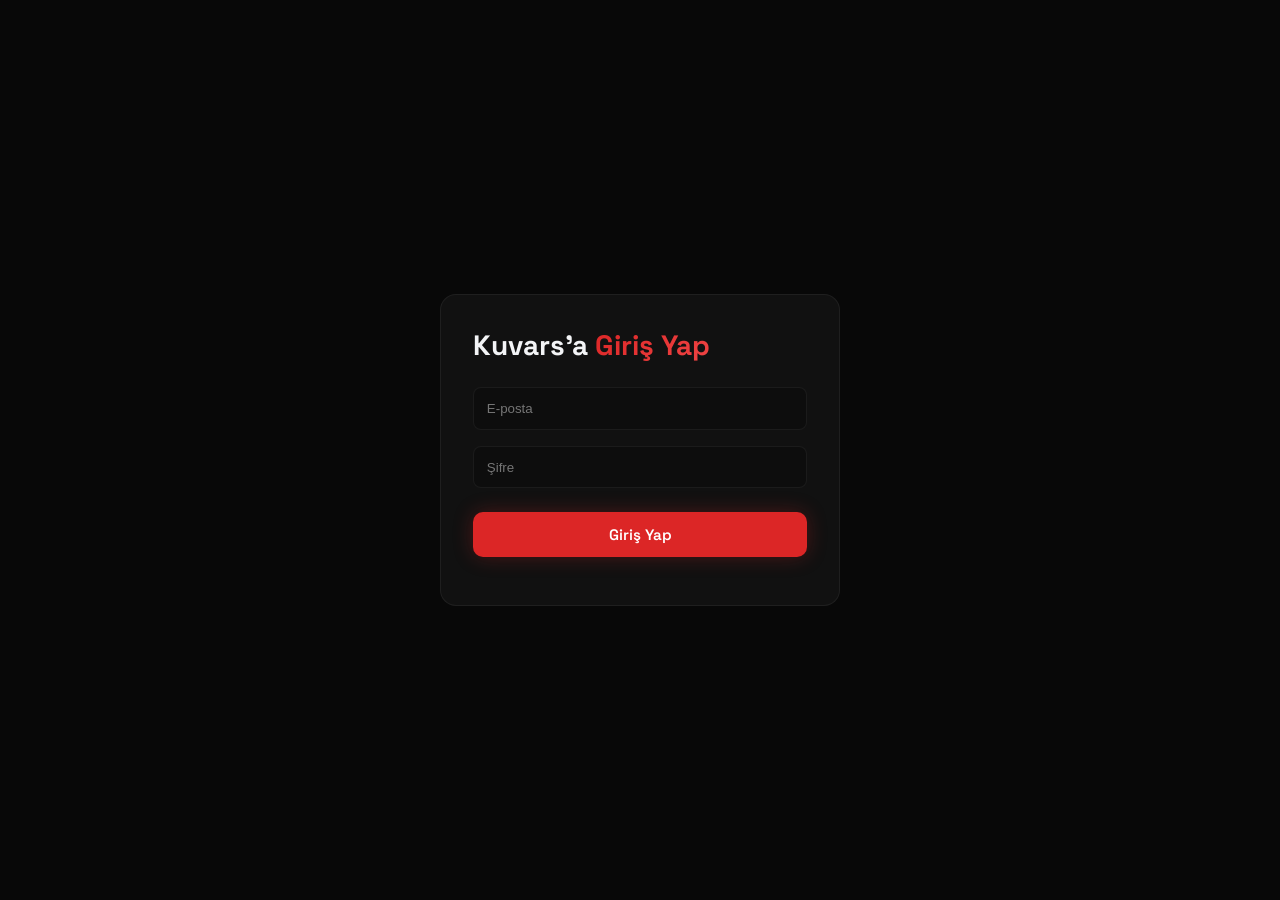
<file: giris.html>
<!DOCTYPE html>
<html lang="tr" data-theme="dark">
<head>
  <meta charset="UTF-8">
  <title>Giriş Yap – Kuvars Teknoloji</title>
  <link rel="stylesheet" href="css/style.css">
  <link href="https://fonts.googleapis.com/css2?family=Space+Grotesk:wght@400;600;700&display=swap" rel="stylesheet">
</head>
<body>
  <div class="section" style="display:flex; justify-content:center; align-items:center; min-height:100vh;">
    <div class="card" style="max-width:400px; width:100%;">
      <h2 class="section-title" style="margin-bottom:1.5rem;">Kuvars'a <span>Giriş Yap</span></h2>
      <form id="loginForm">
        <div style="margin-bottom:1rem;">
          <input type="email" id="email" placeholder="E-posta" required style="width:100%; padding:0.8rem; background:var(--bg2); border:1px solid var(--border2); color:white; border-radius:8px;">
        </div>
        <div style="margin-bottom:1.5rem;">
          <input type="password" id="sifre" placeholder="Şifre" required style="width:100%; padding:0.8rem; background:var(--bg2); border:1px solid var(--border2); color:white; border-radius:8px;">
        </div>
        <button type="submit" class="btn-primary" style="width:100%;">Giriş Yap</button>
      </form>
      <p id="mesaj" style="margin-top:1rem; font-size:0.9rem; text-align:center;"></p>
    </div>
  </div>

  <script>
    document.getElementById('loginForm').addEventListener('submit', async (e) => {
      e.preventDefault();
      const mesajEl = document.getElementById('mesaj');
      
      const formData = new FormData();
      formData.append('email', document.getElementById('email').value);
      formData.append('sifre', document.getElementById('sifre').value);

      try {
        const response = await fetch('giris.php', { method: 'POST', body: formData });
        const result = await response.json();

        if (result.status === 'success') {
          // GİRİŞ BİLGİLERİNİ VE İNDİRİMİ KAYDEDİYORUZ
          localStorage.setItem('user_name', result.ad_soyad);
          if (result.indirim_yuzde) {
              localStorage.setItem('indirim_yuzde', result.indirim_yuzde);
              localStorage.setItem('indirim_mesaj', result.indirim_mesaj);
              localStorage.setItem('notif_okundu', 'false'); // Yeni bildirim uyarısı için
          }

          mesajEl.style.color = '#22C55E';
          mesajEl.textContent = "Giriş başarılı! Ana sayfaya yönlendiriliyorsunuz...";
          setTimeout(() => { window.location.href = 'index.html'; }, 2000);
        } else {
          mesajEl.style.color = '#EF4444';
          mesajEl.textContent = result.message;
        }
      } catch (error) {
        mesajEl.textContent = "Bir hata oluştu.";
      }
    });
  </script>
  
</body>
</html>
</file>
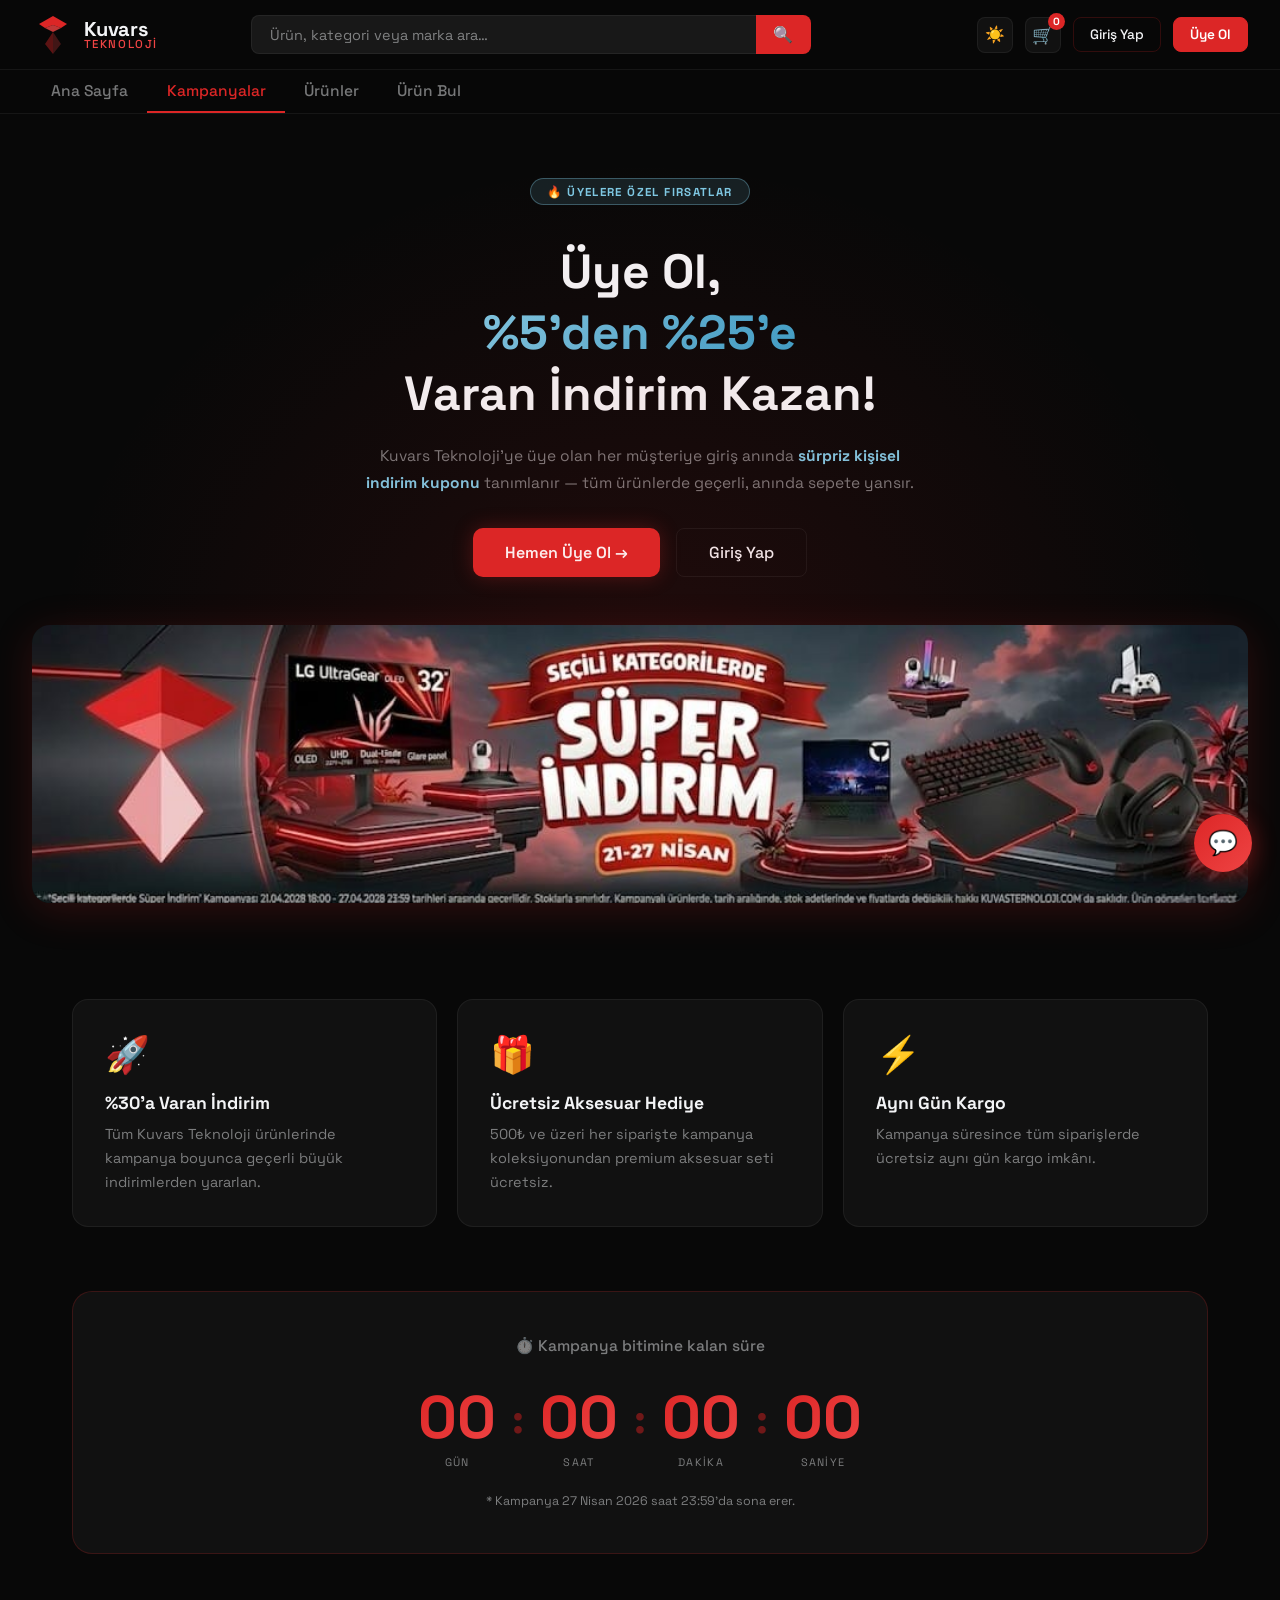
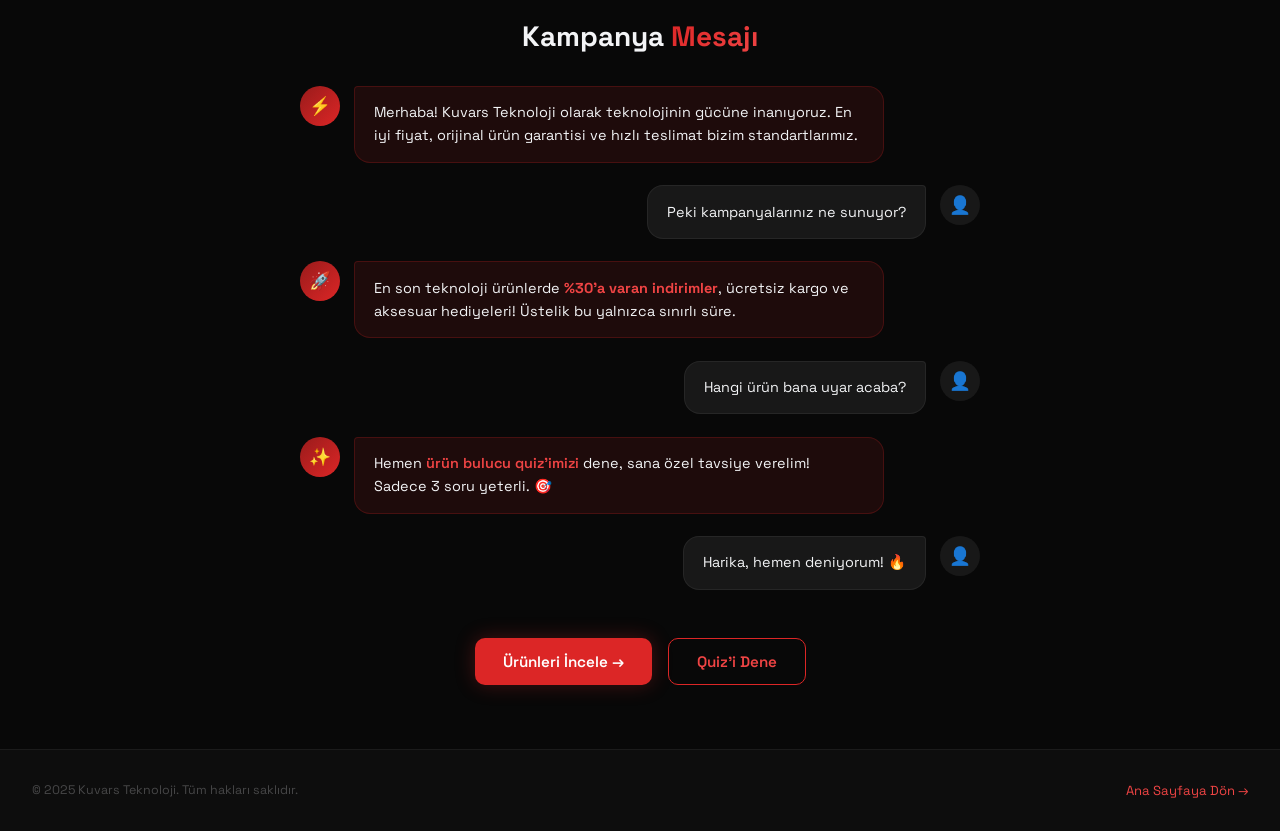
<file: kampanya.html>
<!DOCTYPE html>
<html lang="tr" data-theme="dark">
<head>
  <meta charset="UTF-8" />
  <meta name="viewport" content="width=device-width, initial-scale=1.0" />
  <title>Kampanyalar – Kuvars Teknoloji</title>
  <link rel="preconnect" href="https://fonts.googleapis.com" />
  <link rel="preconnect" href="https://fonts.gstatic.com" crossorigin />
  <link href="https://fonts.googleapis.com/css2?family=Space+Grotesk:wght@300;400;500;600;700&display=swap" rel="stylesheet" />
  <link rel="stylesheet" href="css/style.css" />
</head>
<body>

<header class="topbar">
  <div class="topbar-main">
    <a href="index.html" class="site-logo">
      <svg class="logo-crystal" viewBox="0 0 34 42" fill="none" xmlns="http://www.w3.org/2000/svg">
        <path d="M17 2L31 10V10L25 14L17 11L9 14L3 10V10L17 2Z" fill="#DC2626"/>
        <path d="M3 10L9 14V30L17 40L9 30V14L3 10Z" fill="#7F1D1D"/>
        <path d="M31 10L25 14V30L17 40L25 30V14L31 10Z" fill="#991B1B"/>
        <path d="M9 14L17 11L25 14L17 18L9 14Z" fill="#EF4444" opacity="0.8"/>
        <path d="M9 14V30L17 18V40L17 40L9 30V14Z" fill="#DC2626" opacity="0.4"/>
        <path d="M25 14V30L17 18V40L17 40L25 30V14Z" fill="#EF4444" opacity="0.25"/>
      </svg>
      <div class="logo-text-wrap">
        <span class="logo-brand">Kuvars</span>
        <span class="logo-sub">Teknoloji</span>
      </div>
    </a>
    <div class="search-bar">
      <input type="search" placeholder="Ürün, kategori veya marka ara…" />
      <button class="search-btn">🔍</button>
    </div>
    <div class="topbar-actions">
      <button class="theme-toggle" id="themeToggle">☀️</button>
      <a href="sepet.html" class="cart-btn">🛒<span class="cart-badge" id="cartBadge">0</span></a>
      <div id="authArea" style="display:flex;gap:0.75rem;align-items:center;">
        <a href="giris.html" class="btn-login">Giriş Yap</a>
        <a href="uye_ol.html" class="btn-register">Üye Ol</a>
      </div>
    </div>
    <button class="hamburger"><span></span><span></span><span></span></button>
  </div>
  <nav class="subnav">
    <ul>
      <li><a href="index.html">Ana Sayfa</a></li>
      <li><a href="kampanya.html" class="active">Kampanyalar</a></li>
      <li><a href="urunler.html">Ürünler</a></li>
      <li><a href="quiz.html">Ürün Bul</a></li>
    </ul>
  </nav>
  <div class="mobile-menu">
    <a href="index.html">🏠 Ana Sayfa</a>
    <a href="kampanya.html">🎉 Kampanyalar</a>
    <a href="urunler.html">🛍️ Ürünler</a>
    <a href="quiz.html">🔍 Ürün Bul</a>
  </div>
</header>

<div class="page-hero" style="padding-bottom:3rem;">
  <div class="hero-badge" style="background:rgba(126,200,227,0.12);border-color:rgba(126,200,227,0.35);color:#7EC8E3;">🔥 Üyelere Özel Fırsatlar</div>
  <h1 class="page-title" style="margin-top:1rem;">
    Üye Ol,<br>
    <span style="background:linear-gradient(135deg,#7EC8E3,#3b9fc8);-webkit-background-clip:text;-webkit-text-fill-color:transparent;background-clip:text;">%5'den %25'e</span>
    <br>Varan İndirim Kazan!
  </h1>
  <p class="page-sub" style="max-width:560px;margin:1.2rem auto 2rem;">
    Kuvars Teknoloji'ye üye olan her müşteriye giriş anında <strong style="color:#7EC8E3;">sürpriz kişisel indirim kuponu</strong> tanımlanır — tüm ürünlerde geçerli, anında sepete yansır.
  </p>
  <div style="display:flex;justify-content:center;gap:1rem;flex-wrap:wrap;">
    <a href="uye_ol.html" class="btn-primary" style="font-size:1rem;padding:0.8rem 2rem;">Hemen Üye Ol →</a>
    <a href="giris.html" class="btn-login" style="font-size:1rem;padding:0.8rem 2rem;border:1px solid var(--border2);border-radius:8px;">Giriş Yap</a>
  </div>
</div>

<!-- Kampanya Banner -->
<div style="max-width:1400px;margin:0 auto;padding:0 2rem 2rem">
  <img
    src="img/banner.jpg"
    alt="Seçili Kategorilerde Süper İndirim – 21-27 Nisan"
    class="kampanya-banner-img"
    style="width:100%;height:auto;display:block;border-radius:18px;box-shadow:0 8px 40px rgba(220,38,38,0.18);"
  />
</div>

<div class="section">
  <!-- Value Props -->
  <div class="cards-grid" style="margin-bottom:4rem">
    <div class="value-card fade-in">
      <div class="value-icon">🚀</div>
      <h3>%30'a Varan İndirim</h3>
      <p>Tüm Kuvars Teknoloji ürünlerinde kampanya boyunca geçerli büyük indirimlerden yararlan.</p>
    </div>
    <div class="value-card fade-in">
      <div class="value-icon">🎁</div>
      <h3>Ücretsiz Aksesuar Hediye</h3>
      <p>500₺ ve üzeri her siparişte kampanya koleksiyonundan premium aksesuar seti ücretsiz.</p>
    </div>
    <div class="value-card fade-in">
      <div class="value-icon">⚡</div>
      <h3>Aynı Gün Kargo</h3>
      <p>Kampanya süresince tüm siparişlerde ücretsiz aynı gün kargo imkânı.</p>
    </div>
  </div>

  <!-- Countdown -->
  <div class="countdown-wrapper fade-in">
    <div class="countdown-title">⏱️ Kampanya bitimine kalan süre</div>
    <div class="countdown-timer" id="countdown">
      <div class="countdown-unit"><div class="countdown-num" data-unit="days">00</div><div class="countdown-label">Gün</div></div>
      <div class="countdown-sep">:</div>
      <div class="countdown-unit"><div class="countdown-num" data-unit="hours">00</div><div class="countdown-label">Saat</div></div>
      <div class="countdown-sep">:</div>
      <div class="countdown-unit"><div class="countdown-num" data-unit="minutes">00</div><div class="countdown-label">Dakika</div></div>
      <div class="countdown-sep">:</div>
      <div class="countdown-unit"><div class="countdown-num" data-unit="seconds">00</div><div class="countdown-label">Saniye</div></div>
    </div>
    <p style="margin-top:1.5rem;font-size:.78rem;color:var(--muted)">* Kampanya 27 Nisan 2026 saat 23:59'da sona erer.</p>
  </div>

  <!-- Message flow -->
  <h2 class="page-title" style="margin-bottom:2rem;font-size:1.75rem">Kampanya <span>Mesajı</span></h2>
  <div class="message-flow">
    <div class="message-bubble fade-in">
      <div class="bubble-avatar brand">⚡</div>
      <div class="bubble-text brand">Merhaba! Kuvars Teknoloji olarak teknolojinin gücüne inanıyoruz. En iyi fiyat, orijinal ürün garantisi ve hızlı teslimat bizim standartlarımız.</div>
    </div>
    <div class="message-bubble right fade-in">
      <div class="bubble-avatar user">👤</div>
      <div class="bubble-text user">Peki kampanyalarınız ne sunuyor?</div>
    </div>
    <div class="message-bubble fade-in">
      <div class="bubble-avatar brand">🚀</div>
      <div class="bubble-text brand">En son teknoloji ürünlerde <strong style="color:var(--red2)">%30'a varan indirimler</strong>, ücretsiz kargo ve aksesuar hediyeleri! Üstelik bu yalnızca sınırlı süre.</div>
    </div>
    <div class="message-bubble right fade-in">
      <div class="bubble-avatar user">👤</div>
      <div class="bubble-text user">Hangi ürün bana uyar acaba?</div>
    </div>
    <div class="message-bubble fade-in">
      <div class="bubble-avatar brand">✨</div>
      <div class="bubble-text brand">
        Hemen <a href="quiz.html" style="color:var(--red2);font-weight:600">ürün bulucu quiz'imizi</a> dene, sana özel tavsiye verelim! Sadece 3 soru yeterli. 🎯
      </div>
    </div>
    <div class="message-bubble right fade-in">
      <div class="bubble-avatar user">👤</div>
      <div class="bubble-text user">Harika, hemen deniyorum! 🔥</div>
    </div>
  </div>

  <div style="text-align:center;margin-top:3rem;display:flex;gap:1rem;justify-content:center;flex-wrap:wrap">
    <a href="urunler.html" class="btn-primary">Ürünleri İncele →</a>
    <a href="quiz.html" class="btn-outline">Quiz'i Dene</a>
  </div>
</div>

<footer class="site-footer" style="padding:2rem">
  <div class="footer-bottom" style="border:none;padding:0">
    <p>© 2025 Kuvars Teknoloji. Tüm hakları saklıdır.</p>
    <a href="index.html" style="font-size:.82rem;color:var(--red2)">Ana Sayfaya Dön →</a>
  </div>
</footer>

<script src="js/main.js"></script>
</body>
</html>
</file>
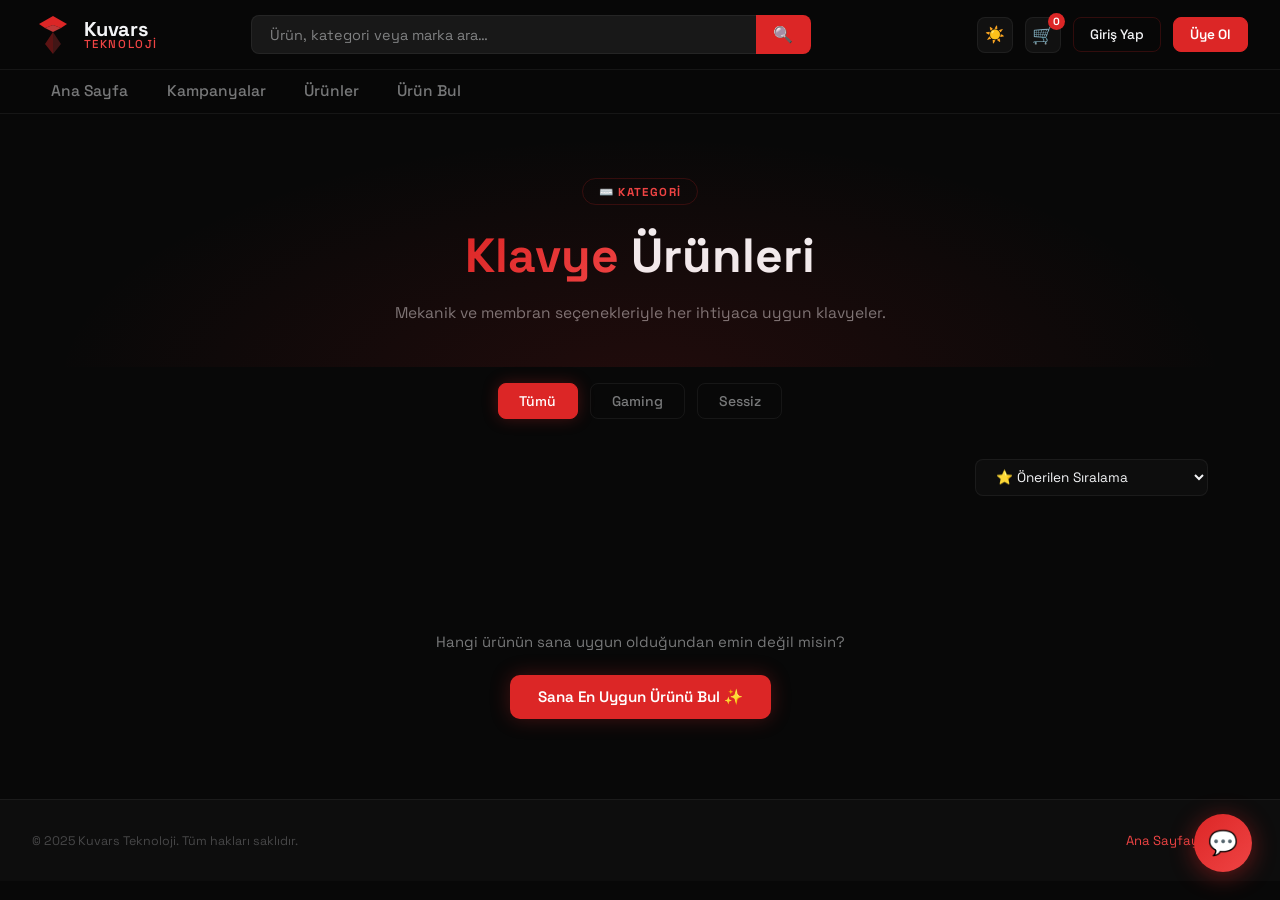
<file: klavye.html>
<!DOCTYPE html>
<html lang="tr" data-theme="dark">
<head>
  <meta charset="UTF-8" />
  <meta name="viewport" content="width=device-width, initial-scale=1.0" />
  <title>Klavye – Kuvars Teknoloji</title>
  <link rel="preconnect" href="https://fonts.googleapis.com" />
  <link rel="preconnect" href="https://fonts.gstatic.com" crossorigin />
  <link href="https://fonts.googleapis.com/css2?family=Space+Grotesk:wght@300;400;500;600;700&display=swap" rel="stylesheet" />
  <link rel="stylesheet" href="css/style.css" />
</head>
<body>

<header class="topbar">
  <div class="topbar-main">
    <a href="index.html" class="site-logo">
      <svg class="logo-crystal" viewBox="0 0 34 42" fill="none" xmlns="http://www.w3.org/2000/svg">
        <path d="M17 2L31 10V10L25 14L17 11L9 14L3 10V10L17 2Z" fill="#DC2626"/>
        <path d="M3 10L9 14V30L17 40L9 30V14L3 10Z" fill="#7F1D1D"/>
        <path d="M31 10L25 14V30L17 40L25 30V14L31 10Z" fill="#991B1B"/>
        <path d="M9 14L17 11L25 14L17 18L9 14Z" fill="#EF4444" opacity="0.8"/>
        <path d="M9 14V30L17 18V40L17 40L9 30V14Z" fill="#DC2626" opacity="0.4"/>
        <path d="M25 14V30L17 18V40L17 40L25 30V14Z" fill="#EF4444" opacity="0.25"/>
      </svg>
      <div class="logo-text-wrap">
        <span class="logo-brand">Kuvars</span>
        <span class="logo-sub">Teknoloji</span>
      </div>
    </a>
    <div class="search-bar">
      <input type="search" placeholder="Ürün, kategori veya marka ara…" />
      <button class="search-btn">🔍</button>
    </div>
    <div class="topbar-actions">
      <button class="theme-toggle" id="themeToggle">☀️</button>
      <a href="sepet.html" class="cart-btn">🛒<span class="cart-badge" id="cartBadge">0</span></a>
      <div id="authArea" style="display:flex;gap:0.75rem;align-items:center;">
        <a href="giris.html" class="btn-login">Giriş Yap</a>
        <a href="uye_ol.html" class="btn-register">Üye Ol</a>
      </div>
    </div>
    <button class="hamburger"><span></span><span></span><span></span></button>
  </div>
  <nav class="subnav">
    <ul>
      <li><a href="index.html">Ana Sayfa</a></li>
      <li><a href="kampanya.html">Kampanyalar</a></li>
      <li><a href="urunler.html">Ürünler</a></li>
      <li><a href="quiz.html">Ürün Bul</a></li>
    </ul>
  </nav>
  <div class="mobile-menu">
    <a href="index.html">🏠 Ana Sayfa</a>
    <a href="kampanya.html">🎉 Kampanyalar</a>
    <a href="urunler.html">🛍️ Ürünler</a>
    <a href="quiz.html">🔍 Ürün Bul</a>
  </div>
</header>

<div class="page-hero">
  <div class="hero-badge">⌨️ Kategori</div>
  <h1 class="page-title"><span>Klavye</span> Ürünleri</h1>
  <p class="page-sub">Mekanik ve membran seçenekleriyle her ihtiyaca uygun klavyeler.</p>
</div>

<div class="section" style="padding-top:1rem">
  <div class="filter-buttons">
    <button class="filter-btn active" data-filter="all">Tümü</button>
    <button class="filter-btn" data-filter="gaming">Gaming</button>
    <button class="filter-btn" data-filter="sessiz">Sessiz</button>
  </div>

  <div class="products-grid">
    <!-- Ürünler buraya eklenecek -->
  </div>
</div>

<div style="text-align:center;padding:3rem 2rem 5rem">
  <p style="color:var(--muted);margin-bottom:1.5rem;font-size:.93rem">Hangi ürünün sana uygun olduğundan emin değil misin?</p>
  <a href="quiz.html" class="btn-primary">Sana En Uygun Ürünü Bul ✨</a>
</div>

<footer class="site-footer" style="padding:2rem">
  <div class="footer-bottom" style="border:none;padding:0">
    <p>© 2025 Kuvars Teknoloji. Tüm hakları saklıdır.</p>
    <a href="index.html" style="font-size:.82rem;color:var(--red2)">Ana Sayfaya Dön →</a>
  </div>
</footer>

<script src="js/main.js"></script>
</body>
</html>
</file>
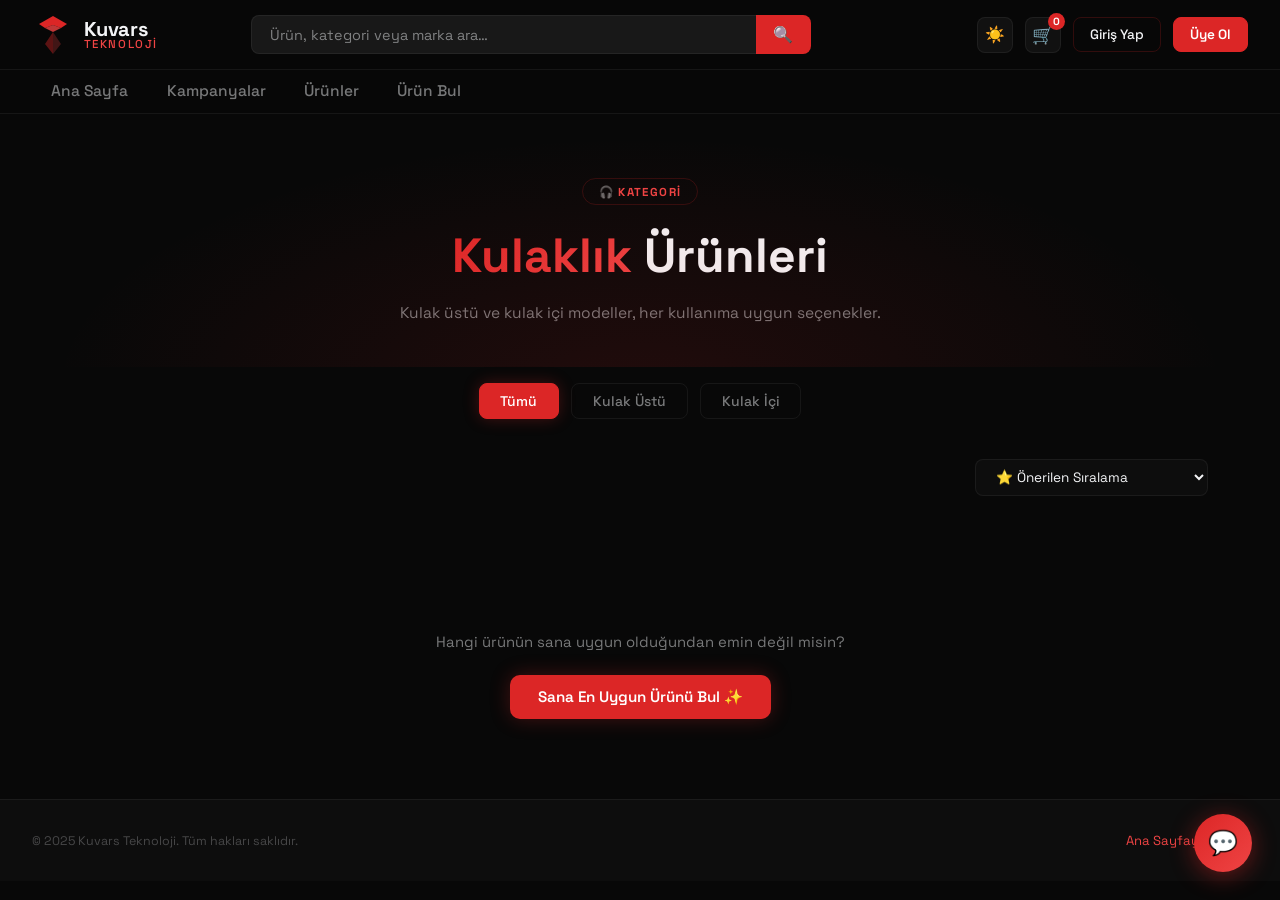
<file: kulaklik.html>
<!DOCTYPE html>
<html lang="tr" data-theme="dark">
<head>
  <meta charset="UTF-8" />
  <meta name="viewport" content="width=device-width, initial-scale=1.0" />
  <title>Kulaklık – Kuvars Teknoloji</title>
  <link rel="preconnect" href="https://fonts.googleapis.com" />
  <link rel="preconnect" href="https://fonts.gstatic.com" crossorigin />
  <link href="https://fonts.googleapis.com/css2?family=Space+Grotesk:wght@300;400;500;600;700&display=swap" rel="stylesheet" />
  <link rel="stylesheet" href="css/style.css" />
</head>
<body>

<header class="topbar">
  <div class="topbar-main">
    <a href="index.html" class="site-logo">
      <svg class="logo-crystal" viewBox="0 0 34 42" fill="none" xmlns="http://www.w3.org/2000/svg">
        <path d="M17 2L31 10V10L25 14L17 11L9 14L3 10V10L17 2Z" fill="#DC2626"/>
        <path d="M3 10L9 14V30L17 40L9 30V14L3 10Z" fill="#7F1D1D"/>
        <path d="M31 10L25 14V30L17 40L25 30V14L31 10Z" fill="#991B1B"/>
        <path d="M9 14L17 11L25 14L17 18L9 14Z" fill="#EF4444" opacity="0.8"/>
        <path d="M9 14V30L17 18V40L17 40L9 30V14Z" fill="#DC2626" opacity="0.4"/>
        <path d="M25 14V30L17 18V40L17 40L25 30V14Z" fill="#EF4444" opacity="0.25"/>
      </svg>
      <div class="logo-text-wrap">
        <span class="logo-brand">Kuvars</span>
        <span class="logo-sub">Teknoloji</span>
      </div>
    </a>
    <div class="search-bar">
      <input type="search" placeholder="Ürün, kategori veya marka ara…" />
      <button class="search-btn">🔍</button>
    </div>
    <div class="topbar-actions">
      <button class="theme-toggle" id="themeToggle">☀️</button>
      <a href="sepet.html" class="cart-btn">🛒<span class="cart-badge" id="cartBadge">0</span></a>
      <div id="authArea" style="display:flex;gap:0.75rem;align-items:center;">
        <a href="giris.html" class="btn-login">Giriş Yap</a>
        <a href="uye_ol.html" class="btn-register">Üye Ol</a>
      </div>
    </div>
    <button class="hamburger"><span></span><span></span><span></span></button>
  </div>
  <nav class="subnav">
    <ul>
      <li><a href="index.html">Ana Sayfa</a></li>
      <li><a href="kampanya.html">Kampanyalar</a></li>
      <li><a href="urunler.html">Ürünler</a></li>
      <li><a href="quiz.html">Ürün Bul</a></li>
    </ul>
  </nav>
  <div class="mobile-menu">
    <a href="index.html">🏠 Ana Sayfa</a>
    <a href="kampanya.html">🎉 Kampanyalar</a>
    <a href="urunler.html">🛍️ Ürünler</a>
    <a href="quiz.html">🔍 Ürün Bul</a>
  </div>
</header>

<div class="page-hero">
  <div class="hero-badge">🎧 Kategori</div>
  <h1 class="page-title"><span>Kulaklık</span> Ürünleri</h1>
  <p class="page-sub">Kulak üstü ve kulak içi modeller, her kullanıma uygun seçenekler.</p>
</div>

<div class="section" style="padding-top:1rem">
  <div class="filter-buttons">
    <button class="filter-btn active" data-filter="all">Tümü</button>
    <button class="filter-btn" data-filter="kulak-ustu">Kulak Üstü</button>
    <button class="filter-btn" data-filter="kulak-ici">Kulak İçi</button>
  </div>

  <div class="products-grid">
    <!-- Ürünler buraya eklenecek -->
  </div>
</div>

<div style="text-align:center;padding:3rem 2rem 5rem">
  <p style="color:var(--muted);margin-bottom:1.5rem;font-size:.93rem">Hangi ürünün sana uygun olduğundan emin değil misin?</p>
  <a href="quiz.html" class="btn-primary">Sana En Uygun Ürünü Bul ✨</a>
</div>

<footer class="site-footer" style="padding:2rem">
  <div class="footer-bottom" style="border:none;padding:0">
    <p>© 2025 Kuvars Teknoloji. Tüm hakları saklıdır.</p>
    <a href="index.html" style="font-size:.82rem;color:var(--red2)">Ana Sayfaya Dön →</a>
  </div>
</footer>

<script src="js/main.js"></script>
</body>
</html>
</file>
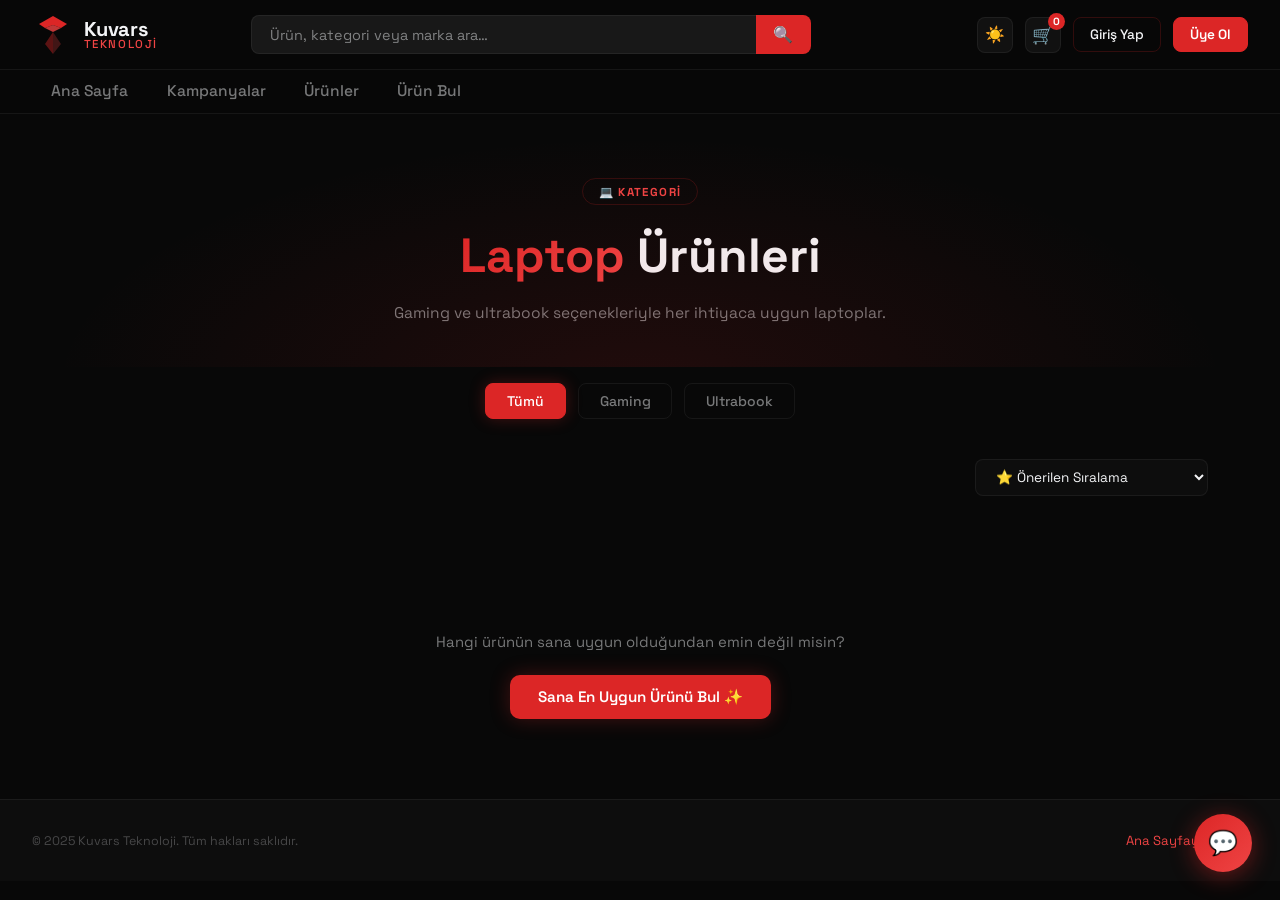
<file: laptop.html>
<!DOCTYPE html>
<html lang="tr" data-theme="dark">
<head>
  <meta charset="UTF-8" />
  <meta name="viewport" content="width=device-width, initial-scale=1.0" />
  <title>Laptop – Kuvars Teknoloji</title>
  <link rel="preconnect" href="https://fonts.googleapis.com" />
  <link rel="preconnect" href="https://fonts.gstatic.com" crossorigin />
  <link href="https://fonts.googleapis.com/css2?family=Space+Grotesk:wght@300;400;500;600;700&display=swap" rel="stylesheet" />
  <link rel="stylesheet" href="css/style.css" />
</head>
<body>

<header class="topbar">
  <div class="topbar-main">
    <a href="index.html" class="site-logo">
      <svg class="logo-crystal" viewBox="0 0 34 42" fill="none" xmlns="http://www.w3.org/2000/svg">
        <path d="M17 2L31 10V10L25 14L17 11L9 14L3 10V10L17 2Z" fill="#DC2626"/>
        <path d="M3 10L9 14V30L17 40L9 30V14L3 10Z" fill="#7F1D1D"/>
        <path d="M31 10L25 14V30L17 40L25 30V14L31 10Z" fill="#991B1B"/>
        <path d="M9 14L17 11L25 14L17 18L9 14Z" fill="#EF4444" opacity="0.8"/>
        <path d="M9 14V30L17 18V40L17 40L9 30V14Z" fill="#DC2626" opacity="0.4"/>
        <path d="M25 14V30L17 18V40L17 40L25 30V14Z" fill="#EF4444" opacity="0.25"/>
      </svg>
      <div class="logo-text-wrap">
        <span class="logo-brand">Kuvars</span>
        <span class="logo-sub">Teknoloji</span>
      </div>
    </a>
    <div class="search-bar">
      <input type="search" placeholder="Ürün, kategori veya marka ara…" />
      <button class="search-btn">🔍</button>
    </div>
    <div class="topbar-actions">
      <button class="theme-toggle" id="themeToggle">☀️</button>
      <a href="sepet.html" class="cart-btn">🛒<span class="cart-badge" id="cartBadge">0</span></a>
      <div id="authArea" style="display:flex;gap:0.75rem;align-items:center;">
        <a href="giris.html" class="btn-login">Giriş Yap</a>
        <a href="uye_ol.html" class="btn-register">Üye Ol</a>
      </div>
    </div>
    <button class="hamburger"><span></span><span></span><span></span></button>
  </div>
  <nav class="subnav">
    <ul>
      <li><a href="index.html">Ana Sayfa</a></li>
      <li><a href="kampanya.html">Kampanyalar</a></li>
      <li><a href="urunler.html">Ürünler</a></li>
      <li><a href="quiz.html">Ürün Bul</a></li>
    </ul>
  </nav>
  <div class="mobile-menu">
    <a href="index.html">🏠 Ana Sayfa</a>
    <a href="kampanya.html">🎉 Kampanyalar</a>
    <a href="urunler.html">🛍️ Ürünler</a>
    <a href="quiz.html">🔍 Ürün Bul</a>
  </div>
</header>

<div class="page-hero">
  <div class="hero-badge">💻 Kategori</div>
  <h1 class="page-title"><span>Laptop</span> Ürünleri</h1>
  <p class="page-sub">Gaming ve ultrabook seçenekleriyle her ihtiyaca uygun laptoplar.</p>
</div>

<div class="section" style="padding-top:1rem">
  <div class="filter-buttons">
    <button class="filter-btn active" data-filter="all">Tümü</button>
    <button class="filter-btn" data-filter="gaming">Gaming</button>
    <button class="filter-btn" data-filter="ultrabook">Ultrabook</button>
  </div>

  <div class="products-grid">
    <!-- Ürünler buraya eklenecek -->
  </div>
</div>

<div style="text-align:center;padding:3rem 2rem 5rem">
  <p style="color:var(--muted);margin-bottom:1.5rem;font-size:.93rem">Hangi ürünün sana uygun olduğundan emin değil misin?</p>
  <a href="quiz.html" class="btn-primary">Sana En Uygun Ürünü Bul ✨</a>
</div>

<footer class="site-footer" style="padding:2rem">
  <div class="footer-bottom" style="border:none;padding:0">
    <p>© 2025 Kuvars Teknoloji. Tüm hakları saklıdır.</p>
    <a href="index.html" style="font-size:.82rem;color:var(--red2)">Ana Sayfaya Dön →</a>
  </div>
</footer>

<script src="js/main.js"></script>
</body>
</html>
</file>
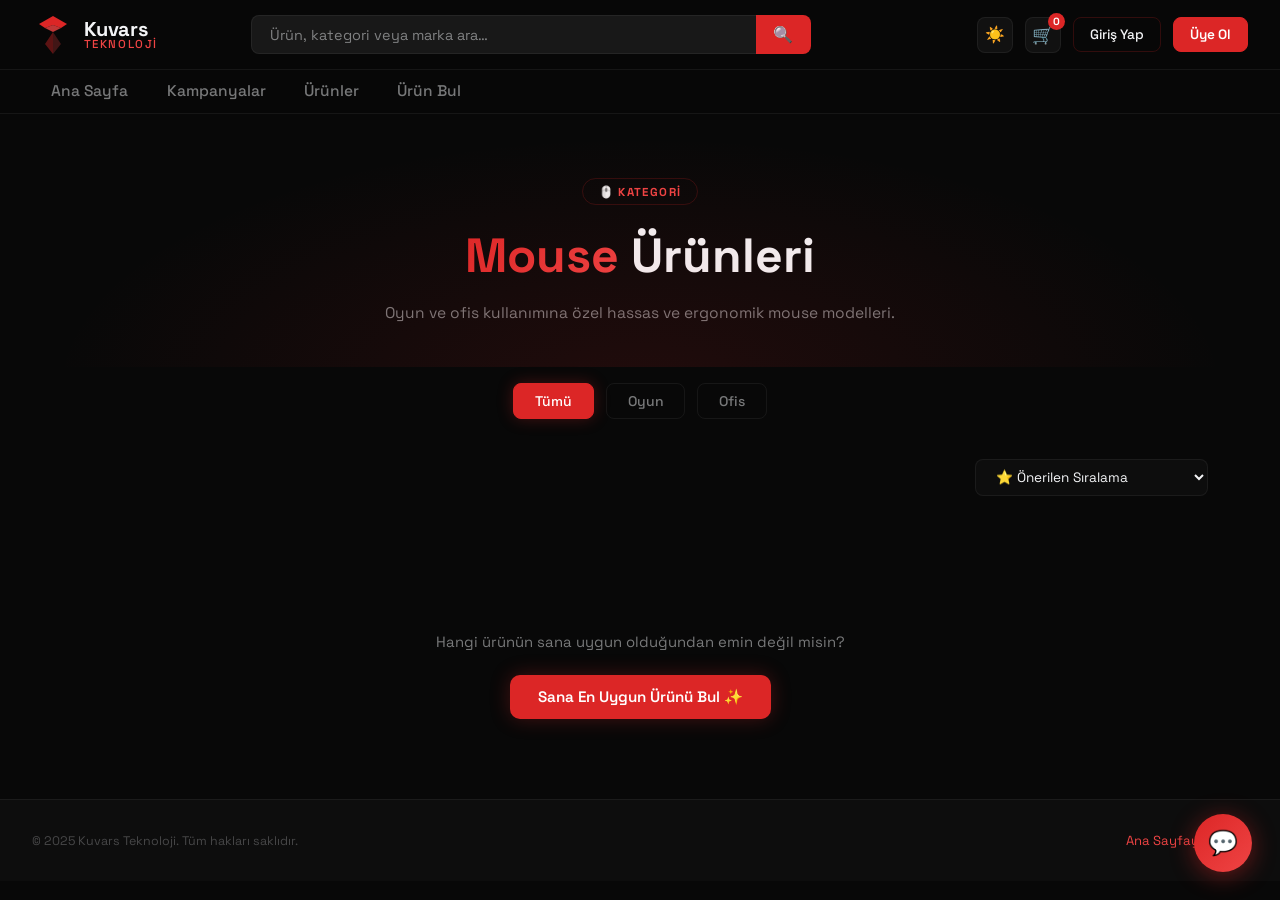
<file: mouse.html>
<!DOCTYPE html>
<html lang="tr" data-theme="dark">
<head>
  <meta charset="UTF-8" />
  <meta name="viewport" content="width=device-width, initial-scale=1.0" />
  <title>Mouse – Kuvars Teknoloji</title>
  <link rel="preconnect" href="https://fonts.googleapis.com" />
  <link rel="preconnect" href="https://fonts.gstatic.com" crossorigin />
  <link href="https://fonts.googleapis.com/css2?family=Space+Grotesk:wght@300;400;500;600;700&display=swap" rel="stylesheet" />
  <link rel="stylesheet" href="css/style.css" />
</head>
<body>

<header class="topbar">
  <div class="topbar-main">
    <a href="index.html" class="site-logo">
      <svg class="logo-crystal" viewBox="0 0 34 42" fill="none" xmlns="http://www.w3.org/2000/svg">
        <path d="M17 2L31 10V10L25 14L17 11L9 14L3 10V10L17 2Z" fill="#DC2626"/>
        <path d="M3 10L9 14V30L17 40L9 30V14L3 10Z" fill="#7F1D1D"/>
        <path d="M31 10L25 14V30L17 40L25 30V14L31 10Z" fill="#991B1B"/>
        <path d="M9 14L17 11L25 14L17 18L9 14Z" fill="#EF4444" opacity="0.8"/>
        <path d="M9 14V30L17 18V40L17 40L9 30V14Z" fill="#DC2626" opacity="0.4"/>
        <path d="M25 14V30L17 18V40L17 40L25 30V14Z" fill="#EF4444" opacity="0.25"/>
      </svg>
      <div class="logo-text-wrap">
        <span class="logo-brand">Kuvars</span>
        <span class="logo-sub">Teknoloji</span>
      </div>
    </a>
    <div class="search-bar">
      <input type="search" placeholder="Ürün, kategori veya marka ara…" />
      <button class="search-btn">🔍</button>
    </div>
    <div class="topbar-actions">
      <button class="theme-toggle" id="themeToggle">☀️</button>
      <a href="sepet.html" class="cart-btn">🛒<span class="cart-badge" id="cartBadge">0</span></a>
      <div id="authArea" style="display:flex;gap:0.75rem;align-items:center;">
        <a href="giris.html" class="btn-login">Giriş Yap</a>
        <a href="uye_ol.html" class="btn-register">Üye Ol</a>
      </div>
    </div>
    <button class="hamburger"><span></span><span></span><span></span></button>
  </div>
  <nav class="subnav">
    <ul>
      <li><a href="index.html">Ana Sayfa</a></li>
      <li><a href="kampanya.html">Kampanyalar</a></li>
      <li><a href="urunler.html">Ürünler</a></li>
      <li><a href="quiz.html">Ürün Bul</a></li>
    </ul>
  </nav>
  <div class="mobile-menu">
    <a href="index.html">🏠 Ana Sayfa</a>
    <a href="kampanya.html">🎉 Kampanyalar</a>
    <a href="urunler.html">🛍️ Ürünler</a>
    <a href="quiz.html">🔍 Ürün Bul</a>
  </div>
</header>

<div class="page-hero">
  <div class="hero-badge">🖱️ Kategori</div>
  <h1 class="page-title"><span>Mouse</span> Ürünleri</h1>
  <p class="page-sub">Oyun ve ofis kullanımına özel hassas ve ergonomik mouse modelleri.</p>
</div>

<div class="section" style="padding-top:1rem">
  <div class="filter-buttons">
    <button class="filter-btn active" data-filter="all">Tümü</button>
    <button class="filter-btn" data-filter="oyun-mouse">Oyun</button>
    <button class="filter-btn" data-filter="ofis-mouse">Ofis</button>
  </div>

  <div class="products-grid">
    <!-- Ürünler buraya eklenecek -->
  </div>
</div>

<div style="text-align:center;padding:3rem 2rem 5rem">
  <p style="color:var(--muted);margin-bottom:1.5rem;font-size:.93rem">Hangi ürünün sana uygun olduğundan emin değil misin?</p>
  <a href="quiz.html" class="btn-primary">Sana En Uygun Ürünü Bul ✨</a>
</div>

<footer class="site-footer" style="padding:2rem">
  <div class="footer-bottom" style="border:none;padding:0">
    <p>© 2025 Kuvars Teknoloji. Tüm hakları saklıdır.</p>
    <a href="index.html" style="font-size:.82rem;color:var(--red2)">Ana Sayfaya Dön →</a>
  </div>
</footer>

<script src="js/main.js"></script>
</body>
</html>
</file>
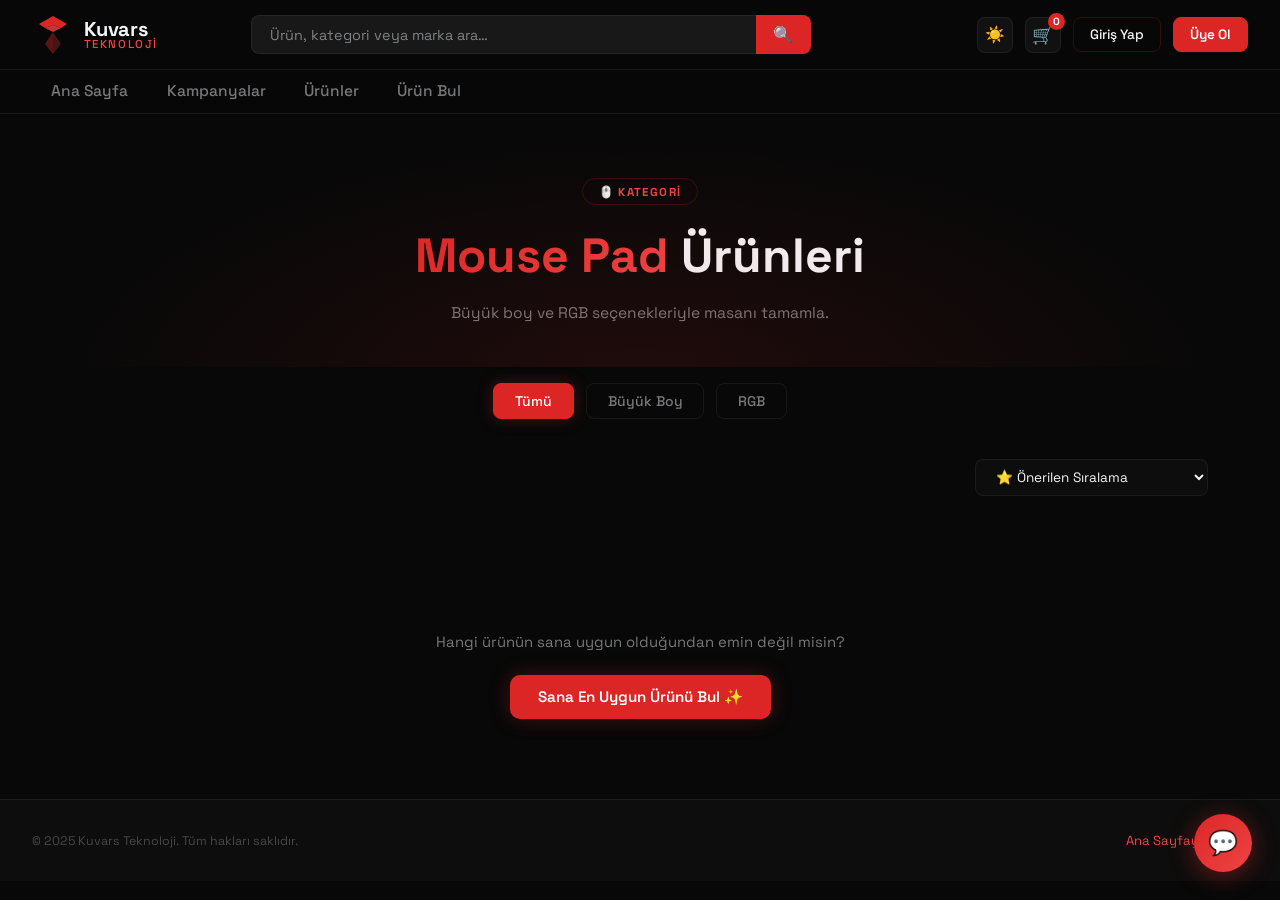
<file: mousepad.html>
<!DOCTYPE html>
<html lang="tr" data-theme="dark">
<head>
  <meta charset="UTF-8" />
  <meta name="viewport" content="width=device-width, initial-scale=1.0" />
  <title>Mouse Pad – Kuvars Teknoloji</title>
  <link rel="preconnect" href="https://fonts.googleapis.com" />
  <link rel="preconnect" href="https://fonts.gstatic.com" crossorigin />
  <link href="https://fonts.googleapis.com/css2?family=Space+Grotesk:wght@300;400;500;600;700&display=swap" rel="stylesheet" />
  <link rel="stylesheet" href="css/style.css" />
</head>
<body>

<header class="topbar">
  <div class="topbar-main">
    <a href="index.html" class="site-logo">
      <svg class="logo-crystal" viewBox="0 0 34 42" fill="none" xmlns="http://www.w3.org/2000/svg">
        <path d="M17 2L31 10V10L25 14L17 11L9 14L3 10V10L17 2Z" fill="#DC2626"/>
        <path d="M3 10L9 14V30L17 40L9 30V14L3 10Z" fill="#7F1D1D"/>
        <path d="M31 10L25 14V30L17 40L25 30V14L31 10Z" fill="#991B1B"/>
        <path d="M9 14L17 11L25 14L17 18L9 14Z" fill="#EF4444" opacity="0.8"/>
        <path d="M9 14V30L17 18V40L17 40L9 30V14Z" fill="#DC2626" opacity="0.4"/>
        <path d="M25 14V30L17 18V40L17 40L25 30V14Z" fill="#EF4444" opacity="0.25"/>
      </svg>
      <div class="logo-text-wrap">
        <span class="logo-brand">Kuvars</span>
        <span class="logo-sub">Teknoloji</span>
      </div>
    </a>
    <div class="search-bar">
      <input type="search" placeholder="Ürün, kategori veya marka ara…" />
      <button class="search-btn">🔍</button>
    </div>
    <div class="topbar-actions">
      <button class="theme-toggle" id="themeToggle">☀️</button>
      <a href="sepet.html" class="cart-btn">🛒<span class="cart-badge" id="cartBadge">0</span></a>
      <div id="authArea" style="display:flex;gap:0.75rem;align-items:center;">
        <a href="giris.html" class="btn-login">Giriş Yap</a>
        <a href="uye_ol.html" class="btn-register">Üye Ol</a>
      </div>
    </div>
    <button class="hamburger"><span></span><span></span><span></span></button>
  </div>
  <nav class="subnav">
    <ul>
      <li><a href="index.html">Ana Sayfa</a></li>
      <li><a href="kampanya.html">Kampanyalar</a></li>
      <li><a href="urunler.html">Ürünler</a></li>
      <li><a href="quiz.html">Ürün Bul</a></li>
    </ul>
  </nav>
  <div class="mobile-menu">
    <a href="index.html">🏠 Ana Sayfa</a>
    <a href="kampanya.html">🎉 Kampanyalar</a>
    <a href="urunler.html">🛍️ Ürünler</a>
    <a href="quiz.html">🔍 Ürün Bul</a>
  </div>
</header>

<div class="page-hero">
  <div class="hero-badge">🖱️ Kategori</div>
  <h1 class="page-title"><span>Mouse Pad</span> Ürünleri</h1>
  <p class="page-sub">Büyük boy ve RGB seçenekleriyle masanı tamamla.</p>
</div>

<div class="section" style="padding-top:1rem">
  <div class="filter-buttons">
    <button class="filter-btn active" data-filter="all">Tümü</button>
    <button class="filter-btn" data-filter="buyuk-boy">Büyük Boy</button>
    <button class="filter-btn" data-filter="rgb">RGB</button>
  </div>

  <div class="products-grid">
    <!-- Ürünler buraya eklenecek -->
  </div>
</div>

<div style="text-align:center;padding:3rem 2rem 5rem">
  <p style="color:var(--muted);margin-bottom:1.5rem;font-size:.93rem">Hangi ürünün sana uygun olduğundan emin değil misin?</p>
  <a href="quiz.html" class="btn-primary">Sana En Uygun Ürünü Bul ✨</a>
</div>

<footer class="site-footer" style="padding:2rem">
  <div class="footer-bottom" style="border:none;padding:0">
    <p>© 2025 Kuvars Teknoloji. Tüm hakları saklıdır.</p>
    <a href="index.html" style="font-size:.82rem;color:var(--red2)">Ana Sayfaya Dön →</a>
  </div>
</footer>

<script src="js/main.js"></script>
</body>
</html>
</file>
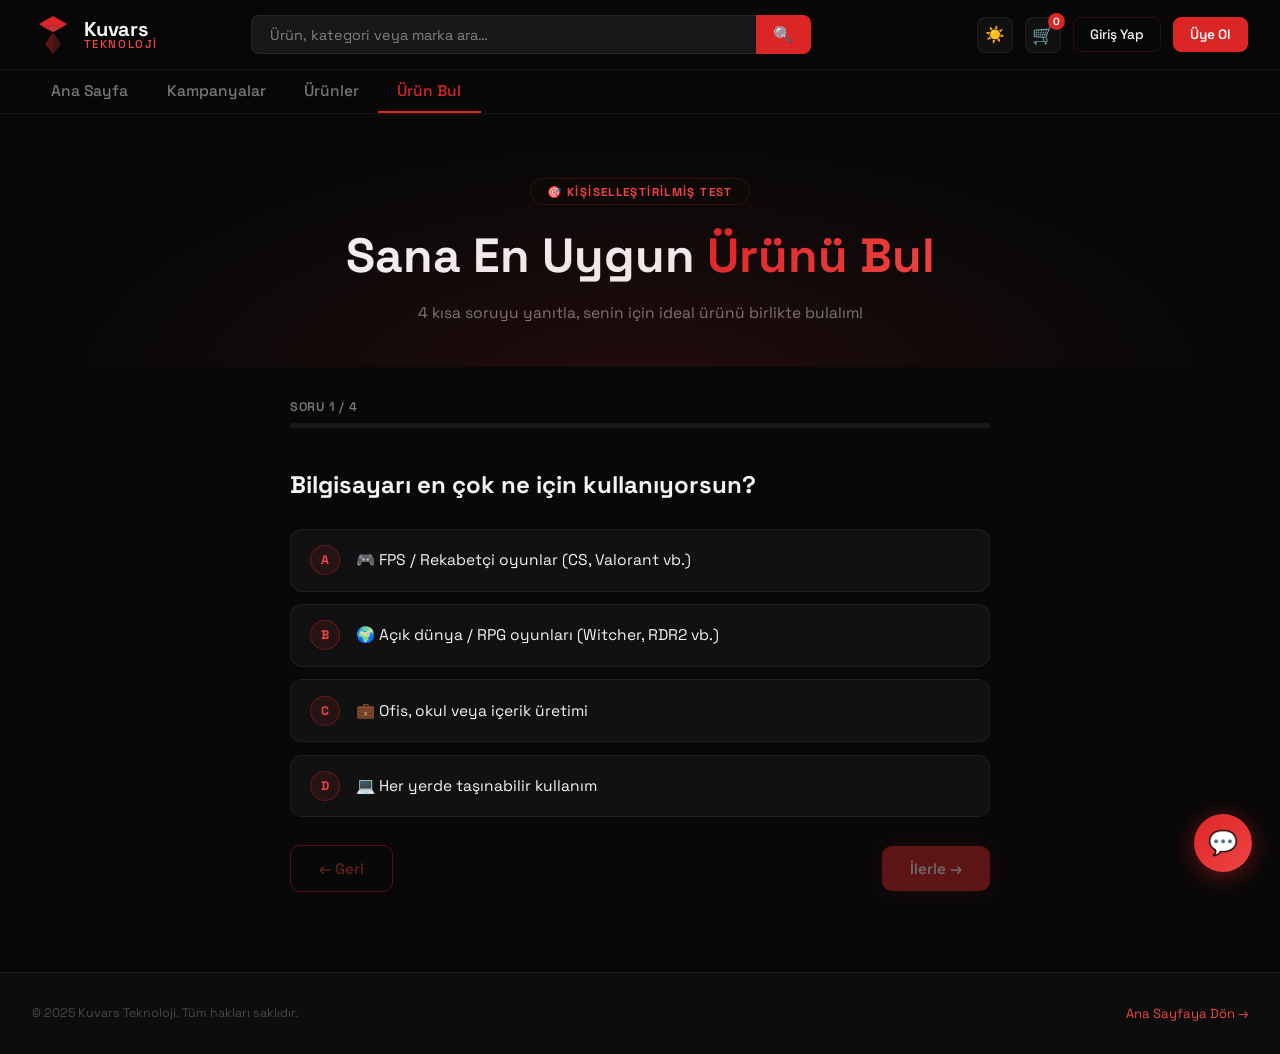
<file: quiz.html>
<!DOCTYPE html>
<html lang="tr" data-theme="dark">
<head>
  <meta charset="UTF-8" />
  <meta name="viewport" content="width=device-width, initial-scale=1.0" />
  <title>Ürün Bul – Kuvars Teknoloji</title>
  <link rel="preconnect" href="https://fonts.googleapis.com" />
  <link rel="preconnect" href="https://fonts.gstatic.com" crossorigin />
  <link href="https://fonts.googleapis.com/css2?family=Space+Grotesk:wght@300;400;500;600;700&display=swap" rel="stylesheet" />
  <link rel="stylesheet" href="css/style.css" />
</head>
<body>

<header class="topbar">
  <div class="topbar-main">
    <a href="index.html" class="site-logo">
      <svg class="logo-crystal" viewBox="0 0 34 42" fill="none" xmlns="http://www.w3.org/2000/svg">
        <path d="M17 2L31 10V10L25 14L17 11L9 14L3 10V10L17 2Z" fill="#DC2626"/>
        <path d="M3 10L9 14V30L17 40L9 30V14L3 10Z" fill="#7F1D1D"/>
        <path d="M31 10L25 14V30L17 40L25 30V14L31 10Z" fill="#991B1B"/>
        <path d="M9 14L17 11L25 14L17 18L9 14Z" fill="#EF4444" opacity="0.8"/>
        <path d="M9 14V30L17 18V40L17 40L9 30V14Z" fill="#DC2626" opacity="0.4"/>
        <path d="M25 14V30L17 18V40L17 40L25 30V14Z" fill="#EF4444" opacity="0.25"/>
      </svg>
      <div class="logo-text-wrap">
        <span class="logo-brand">Kuvars</span>
        <span class="logo-sub">Teknoloji</span>
      </div>
    </a>
    <div class="search-bar">
      <input type="search" placeholder="Ürün, kategori veya marka ara…" />
      <button class="search-btn">🔍</button>
    </div>
    <div class="topbar-actions">
      <button class="theme-toggle" id="themeToggle">☀️</button>
      <a href="sepet.html" class="cart-btn">🛒<span class="cart-badge" id="cartBadge">0</span></a>
      <div id="authArea" style="display:flex;gap:0.75rem;align-items:center;">
        <a href="giris.html" class="btn-login">Giriş Yap</a>
        <a href="uye_ol.html" class="btn-register">Üye Ol</a>
      </div>
    </div>
    <button class="hamburger"><span></span><span></span><span></span></button>
  </div>
  <nav class="subnav">
    <ul>
      <li><a href="index.html">Ana Sayfa</a></li>
      <li><a href="kampanya.html">Kampanyalar</a></li>
      <li><a href="urunler.html">Ürünler</a></li>
      <li><a href="quiz.html" class="active">Ürün Bul</a></li>
    </ul>
  </nav>
  <div class="mobile-menu">
    <a href="index.html">🏠 Ana Sayfa</a>
    <a href="kampanya.html">🎉 Kampanyalar</a>
    <a href="urunler.html">🛍️ Ürünler</a>
    <a href="quiz.html">🔍 Ürün Bul</a>
  </div>
</header>

<div class="page-hero">
  <div class="hero-badge">🎯 Kişiselleştirilmiş Test</div>
  <h1 class="page-title">Sana En Uygun <span>Ürünü Bul</span></h1>
  <p class="page-sub">4 kısa soruyu yanıtla, senin için ideal ürünü birlikte bulalım!</p>
</div>

<div class="section" style="padding-top:2rem;padding-bottom:5rem">
  <div class="quiz-container">
    <div id="quiz-app"></div>
  </div>
</div>

<footer class="site-footer" style="padding:2rem">
  <div class="footer-bottom" style="border:none;padding:0">
    <p>© 2025 Kuvars Teknoloji. Tüm hakları saklıdır.</p>
    <a href="index.html" style="font-size:.82rem;color:var(--red2)">Ana Sayfaya Dön →</a>
  </div>
</footer>

<script src="js/main.js"></script>
</body>
</html>
</file>
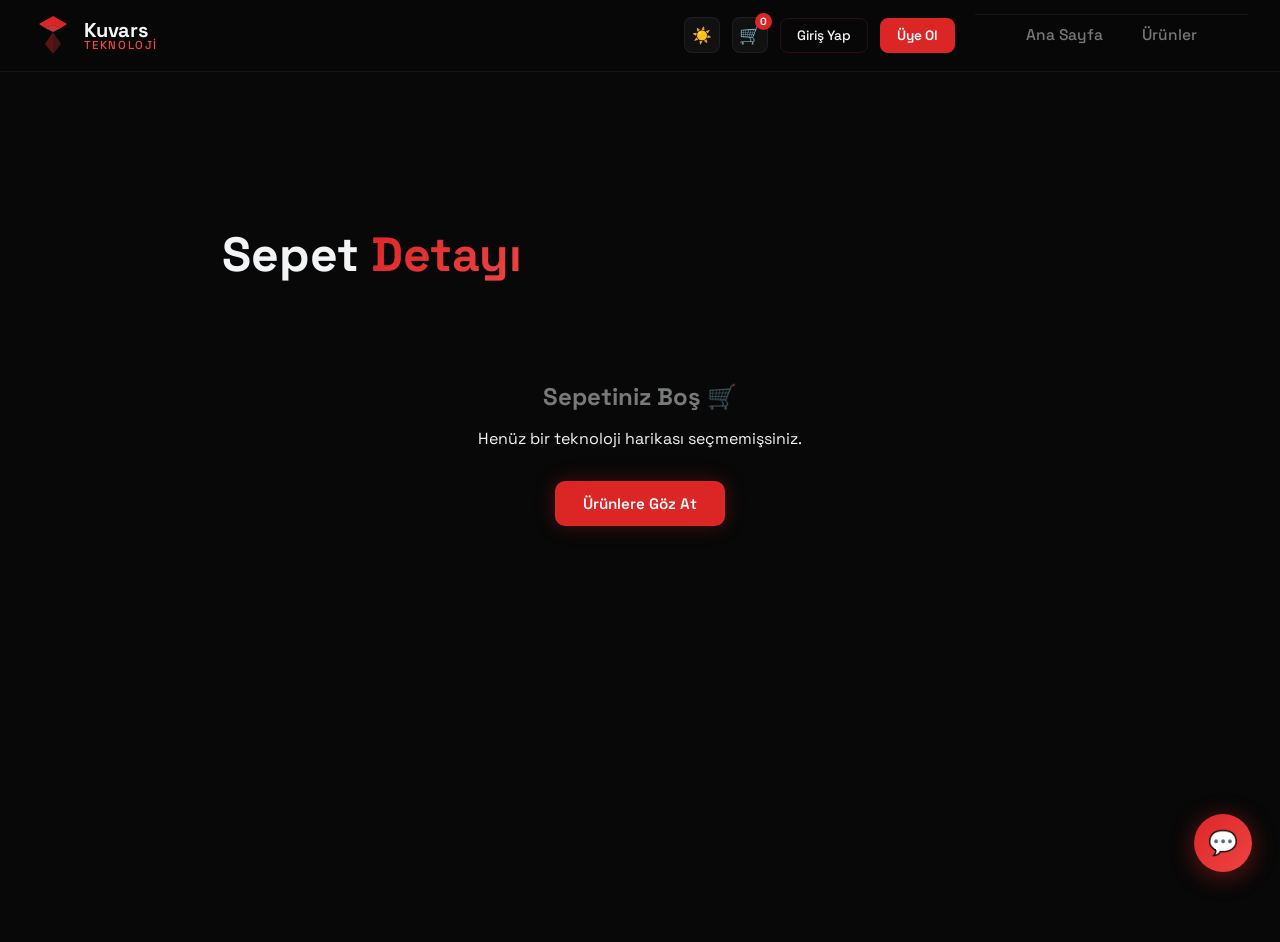
<file: sepet.html>
<!DOCTYPE html>
<html lang="tr" data-theme="dark">
<head>
  <meta charset="UTF-8">
  <meta name="viewport" content="width=device-width, initial-scale=1.0">
  <title>Sepetim – Kuvars Teknoloji</title>
  <link rel="stylesheet" href="css/style.css">
  <link href="https://fonts.googleapis.com/css2?family=Space+Grotesk:wght@400;600;700&display=swap" rel="stylesheet">
  <style>
    .cart-container { max-width: 900px; margin: 120px auto; padding: 2rem; min-height: 70vh; }
    .cart-item {
      display: flex; align-items: center; justify-content: space-between;
      background: var(--bg2); padding: 1.2rem; border-radius: 12px;
      margin-bottom: 1rem; border: 1px solid var(--border2); transition: 0.3s;
    }
    .cart-item:hover { border-color: var(--red2); }
    .cart-item img { width: 70px; height: 70px; object-fit: contain; border-radius: 8px; border: 1px solid var(--border1); background: var(--bg1); }
    .cart-item-info { flex: 1; margin-left: 1.5rem; }
    .cart-qty-controls { display: flex; align-items: center; gap: 12px; background: var(--bg1); padding: 5px 12px; border-radius: 20px; }
    .qty-btn { background: none; border: none; color: white; cursor: pointer; font-size: 1.2rem; padding: 0 5px; }
    .remove-btn { color: #EF4444; cursor: pointer; background: none; border: none; font-size: 1.2rem; margin-left: 1.5rem; transition: transform 0.2s; }
    .remove-btn:hover { transform: scale(1.2); }
    .cart-summary {
      background: var(--bg2); padding: 2rem; border-radius: 15px;
      margin-top: 2rem; border: 1px solid var(--border2); text-align: right;
    }
    .total-price { color: var(--red2); font-size: 1.8rem; font-weight: 700; margin-bottom: 1.5rem; }
    .fake-credit-card {
      background: linear-gradient(135deg, #f27121, #e94057);
      padding: 1.2rem; border-radius: 12px; margin-bottom: 1.5rem;
      display: flex; align-items: center; gap: 15px;
      color: white; box-shadow: 0 8px 20px rgba(242,113,33,0.3); text-align: left;
    }
  </style>
</head>
<body>

<header class="topbar">
  <div class="topbar-main">
    <a href="index.html" class="site-logo">
      <svg class="logo-crystal" viewBox="0 0 34 42" fill="none" xmlns="http://www.w3.org/2000/svg">
        <path d="M17 2L31 10V10L25 14L17 11L9 14L3 10V10L17 2Z" fill="#DC2626"/>
        <path d="M3 10L9 14V30L17 40L9 30V14L3 10Z" fill="#7F1D1D"/>
        <path d="M31 10L25 14V30L17 40L25 30V14L31 10Z" fill="#991B1B"/>
        <path d="M9 14L17 11L25 14L17 18L9 14Z" fill="#EF4444" opacity="0.8"/>
        <path d="M9 14V30L17 18V40L17 40L9 30V14Z" fill="#DC2626" opacity="0.4"/>
        <path d="M25 14V30L17 18V40L17 40L25 30V14Z" fill="#EF4444" opacity="0.25"/>
      </svg>
      <div class="logo-text-wrap">
        <span class="logo-brand">Kuvars</span>
        <span class="logo-sub">Teknoloji</span>
      </div>
    </a>

    <div class="topbar-actions" style="margin-left:auto;">
      <button class="theme-toggle" id="themeToggle" title="Tema Değiştir">☀️</button>
      <a href="sepet.html" class="cart-btn" style="text-decoration:none;">🛒<span class="cart-badge" id="cartBadge">0</span></a>
      <div id="authArea" style="display:flex;gap:0.75rem;align-items:center;">
        <a href="giris.html" class="btn-login">Giriş Yap</a>
        <a href="uye_ol.html" class="btn-register">Üye Ol</a>
      </div>
    </div>

    <nav class="subnav">
      <ul>
        <li><a href="index.html">Ana Sayfa</a></li>
        <li><a href="urunler.html">Ürünler</a></li>
      </ul>
    </nav>
  </div>
</header>

<div class="cart-container">
  <h1 class="page-title" style="text-align:left;margin-bottom:2rem;">Sepet <span>Detayı</span></h1>

  <div id="sepetIcerik"></div>

  <div id="sepetOzetAlani" class="cart-summary" style="display:none;">

    <div class="fake-credit-card">
      <div style="font-size:2.5rem;line-height:1;">💳</div>
      <div style="flex:1;">
        <div style="font-weight:800;font-size:1.2rem;letter-spacing:2px;font-style:italic;">VISA</div>
        <div style="font-size:0.9rem;font-weight:500;opacity:0.9;margin-top:2px;">** ** ** 4242</div>
      </div>
      <div style="text-align:right;">
        <div style="font-size:0.75rem;font-weight:600;opacity:0.8;text-transform:uppercase;">Kayıtlı Kart</div>
        <div style="font-size:0.85rem;font-weight:700;margin-top:2px;">08/28</div>
      </div>
    </div>

    <p style="color:var(--muted);margin-bottom:0.5rem;">Ödenecek Toplam Tutar</p>
    <div class="total-price" id="toplamTutar">0 ₺</div>

    <div style="display:flex;justify-content:flex-end;gap:15px;">
      <button class="remove-btn" onclick="sepetiSifirla()" style="font-size:0.9rem;">Sepeti Temizle</button>
      <button class="btn-primary" onclick="odemeYap()">Siparişi Tamamla ✨</button>
    </div>
  </div>
</div>

<script src="js/main.js"></script>
<script>
  function sepetiGoster() {
    const sepet = JSON.parse(localStorage.getItem('sepet')) || [];
    const liste = document.getElementById('sepetIcerik');
    const ozet = document.getElementById('sepetOzetAlani');
    const toplamEl = document.getElementById('toplamTutar');

    if (sepet.length === 0) {
      liste.innerHTML = `
        <div style="text-align:center;padding:4rem;">
          <h2 style="color:var(--muted);">Sepetiniz Boş 🛒</h2>
          <p style="margin:1rem 0 2rem;">Henüz bir teknoloji harikası seçmemişsiniz.</p>
          <a href="urunler.html" class="btn-primary">Ürünlere Göz At</a>
        </div>`;
      ozet.style.display = 'none';
      return;
    }

    ozet.style.display = 'block';
    let toplam = 0;

    liste.innerHTML = sepet.map(item => {
      const fiyat = parseFloat(item.fiyat) || 0;
      toplam += fiyat * item.miktar;
      return `
        <div class="cart-item">
          <img src="${item.resim}" alt="${item.isim}">
          <div class="cart-item-info">
            <h3 style="font-size:1.1rem;">${item.isim}</h3>
            <p style="color:var(--muted);font-size:0.9rem;">Birim Fiyat: ${fiyat.toLocaleString('tr-TR')} ₺</p>
          </div>
          <div class="cart-qty-controls">
            <button class="qty-btn" onclick="miktarGuncelle('${item.id}', -1)">-</button>
            <span style="font-weight:600;width:20px;text-align:center;">${item.miktar}</span>
            <button class="qty-btn" onclick="miktarGuncelle('${item.id}', 1)">+</button>
          </div>
          <div style="margin-left:2rem;font-weight:700;width:100px;text-align:right;">
            ${(fiyat * item.miktar).toLocaleString('tr-TR')} ₺
          </div>
          <button class="remove-btn" onclick="urunKaldir('${item.id}')">✕</button>
        </div>`;
    }).join('');

    // İNDİRİM HESAPLAMA MANTIĞI EKLENDİ
    const indirimYuzde = parseInt(localStorage.getItem('indirim_yuzde')) || 0;
    const indirimMiktari = (toplam * indirimYuzde) / 100;
    const netOdenecek = toplam - indirimMiktari;

    if (indirimYuzde > 0) {
        toplamEl.innerHTML = `
            <div style="font-size: 1rem; color: var(--muted); text-decoration: line-through;">${toplam.toLocaleString('tr-TR')} ₺</div>
            <div style="font-size: 1.2rem; color: #22C55E;">-%${indirimYuzde} İndirim (-${indirimMiktari.toLocaleString('tr-TR', {maximumFractionDigits:0})} ₺)</div>
            <div>${netOdenecek.toLocaleString('tr-TR', {maximumFractionDigits:0})} ₺</div>
        `;
    } else {
        toplamEl.textContent = toplam.toLocaleString('tr-TR') + ' ₺';
    }
  }

  function miktarGuncelle(id, delta) {
    let sepet = JSON.parse(localStorage.getItem('sepet')) || [];
    const urun = sepet.find(u => u.id == id);
    if (urun) {
      urun.miktar += delta;
      if (urun.miktar < 1) urun.miktar = 1;
      localStorage.setItem('sepet', JSON.stringify(sepet));
      sepetiGoster();
      initCart();
    }
  }

  function urunKaldir(id) {
    let sepet = JSON.parse(localStorage.getItem('sepet')) || [];
    sepet = sepet.filter(u => u.id != id);
    localStorage.setItem('sepet', JSON.stringify(sepet));
    sepetiGoster();
    initCart();
  }

  function sepetiSifirla() {
    if (confirm('Tüm sepeti boşaltmak istediğine emin misin?')) {
      localStorage.removeItem('sepet');
      sepetiGoster();
      initCart();
    }
  }

  // ÖDEME YAP MESAJI İNDİRİME GÖRE GÜNCELLENDİ
  function odemeYap() {
    const indirimYuzde = parseInt(localStorage.getItem('indirim_yuzde')) || 0;
    let mesaj = "💳 ÖDEME BAŞARILI!\n\n";
    if (indirimYuzde > 0) {
        mesaj += `Tebrikler, %${indirimYuzde} indiriminiz başarıyla sepete uygulandı!\n\n`;
    }
    mesaj += "Siparişiniz hazırlanıyor, Kuvars Teknoloji'yi tercih ettiğiniz için teşekkürler! 🚀";
    
    alert(mesaj);
    localStorage.removeItem('sepet');
    window.location.href = 'index.html';
  }

  document.addEventListener('DOMContentLoaded', sepetiGoster);
</script>

</body>
</html>
</file>
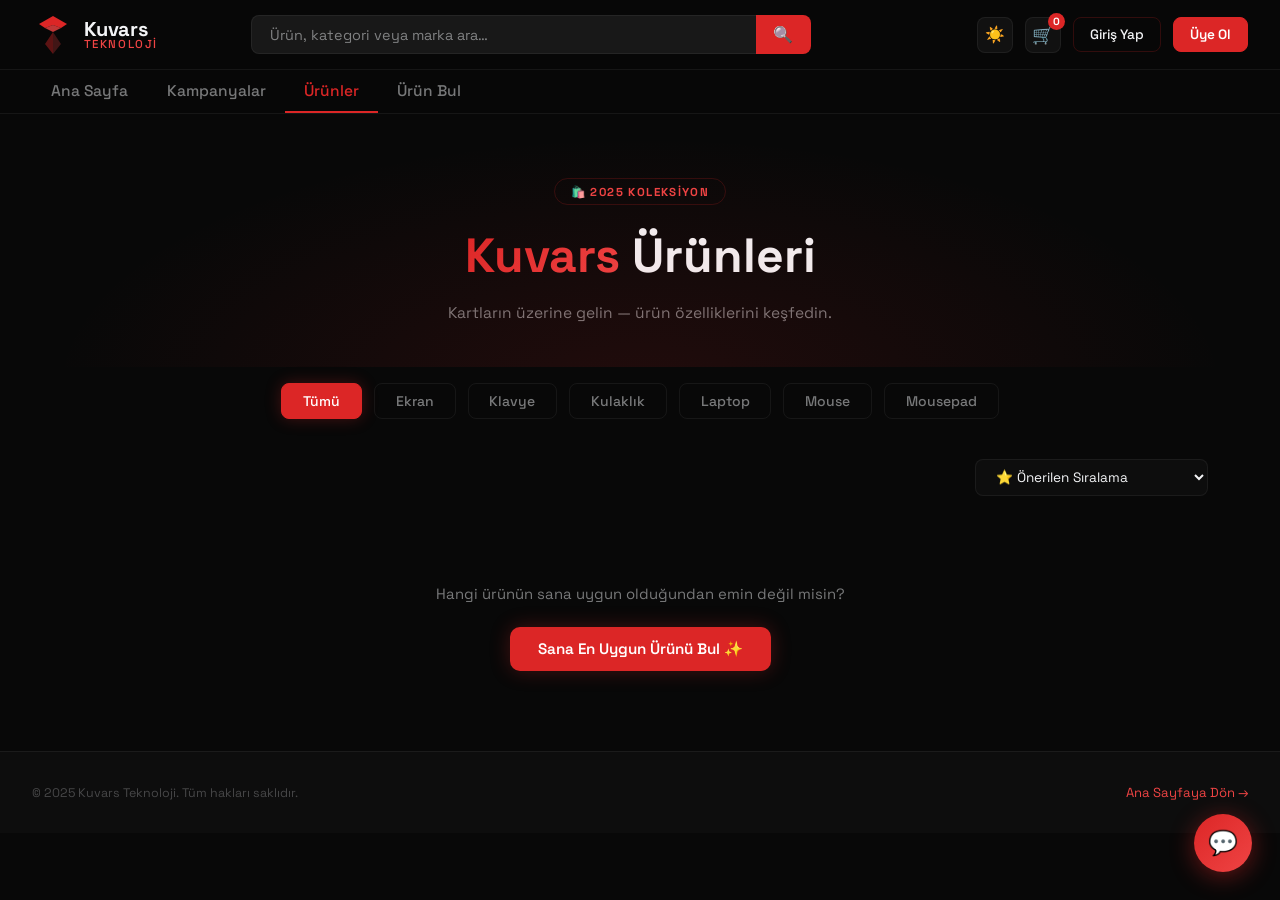
<file: urunler.html>
<!DOCTYPE html>
<html lang="tr" data-theme="dark">
<head>
  <meta charset="UTF-8" />
  <meta name="viewport" content="width=device-width, initial-scale=1.0" />
  <title>Ürünler – Kuvars Teknoloji</title>
  <link rel="preconnect" href="https://fonts.googleapis.com" />
  <link rel="preconnect" href="https://fonts.gstatic.com" crossorigin />
  <link href="https://fonts.googleapis.com/css2?family=Space+Grotesk:wght@300;400;500;600;700&display=swap" rel="stylesheet" />
  <link rel="stylesheet" href="css/style.css" />
</head>
<body>

<header class="topbar">
  <div class="topbar-main">
    <a href="index.html" class="site-logo">
      <svg class="logo-crystal" viewBox="0 0 34 42" fill="none" xmlns="http://www.w3.org/2000/svg">
        <path d="M17 2L31 10V10L25 14L17 11L9 14L3 10V10L17 2Z" fill="#DC2626"/>
        <path d="M3 10L9 14V30L17 40L9 30V14L3 10Z" fill="#7F1D1D"/>
        <path d="M31 10L25 14V30L17 40L25 30V14L31 10Z" fill="#991B1B"/>
        <path d="M9 14L17 11L25 14L17 18L9 14Z" fill="#EF4444" opacity="0.8"/>
        <path d="M9 14V30L17 18V40L17 40L9 30V14Z" fill="#DC2626" opacity="0.4"/>
        <path d="M25 14V30L17 18V40L17 40L25 30V14Z" fill="#EF4444" opacity="0.25"/>
      </svg>
      <div class="logo-text-wrap">
        <span class="logo-brand">Kuvars</span>
        <span class="logo-sub">Teknoloji</span>
      </div>
    </a>
    <div class="search-bar">
      <input type="search" placeholder="Ürün, kategori veya marka ara…" />
      <button class="search-btn">🔍</button>
    </div>
    <div class="topbar-actions">
      <button class="theme-toggle" id="themeToggle">☀️</button>
      <a href="sepet.html" class="cart-btn">🛒<span class="cart-badge" id="cartBadge">0</span></a>
      <div id="authArea" style="display:flex;gap:0.75rem;align-items:center;">
        <a href="giris.html" class="btn-login">Giriş Yap</a>
        <a href="uye_ol.html" class="btn-register">Üye Ol</a>
      </div>
    </div>
    <button class="hamburger"><span></span><span></span><span></span></button>
  </div>
  <nav class="subnav">
    <ul>
      <li><a href="index.html">Ana Sayfa</a></li>
      <li><a href="kampanya.html">Kampanyalar</a></li>
      <li><a href="urunler.html" class="active">Ürünler</a></li>
      <li><a href="quiz.html">Ürün Bul</a></li>
    </ul>
  </nav>
  <div class="mobile-menu">
    <a href="index.html">🏠 Ana Sayfa</a>
    <a href="kampanya.html">🎉 Kampanyalar</a>
    <a href="urunler.html">🛍️ Ürünler</a>
    <a href="quiz.html">🔍 Ürün Bul</a>
  </div>
</header>

<div class="page-hero">
  <div class="hero-badge">🛍️ 2025 Koleksiyon</div>
  <h1 class="page-title"><span>Kuvars</span> Ürünleri</h1>
  <p class="page-sub">Kartların üzerine gelin — ürün özelliklerini keşfedin.</p>
</div>

<div class="section" style="padding-top:1rem">
  <div class="filter-buttons">
    <button class="filter-btn active" data-filter="all">Tümü</button>
    <button class="filter-btn" data-filter="ekran">Ekran</button>
    <button class="filter-btn" data-filter="klavye">Klavye</button>
    <button class="filter-btn" data-filter="kulaklik">Kulaklık</button>
    <button class="filter-btn" data-filter="laptop">Laptop</button>
    <button class="filter-btn" data-filter="mouse">Mouse</button>
    <button class="filter-btn" data-filter="mousepad">Mousepad</button>
  </div>

  <div class="products-grid"></div>
</div>

<div style="text-align:center;padding:0 2rem 5rem">
  <p style="color:var(--muted);margin-bottom:1.5rem;font-size:.93rem">Hangi ürünün sana uygun olduğundan emin değil misin?</p>
  <a href="quiz.html" class="btn-primary">Sana En Uygun Ürünü Bul ✨</a>
</div>

<footer class="site-footer" style="padding:2rem">
  <div class="footer-bottom" style="border:none;padding:0">
    <p>© 2025 Kuvars Teknoloji. Tüm hakları saklıdır.</p>
    <a href="index.html" style="font-size:.82rem;color:var(--red2)">Ana Sayfaya Dön →</a>
  </div>
</footer>

<script src="js/main.js"></script>
</body>
</html>
</file>
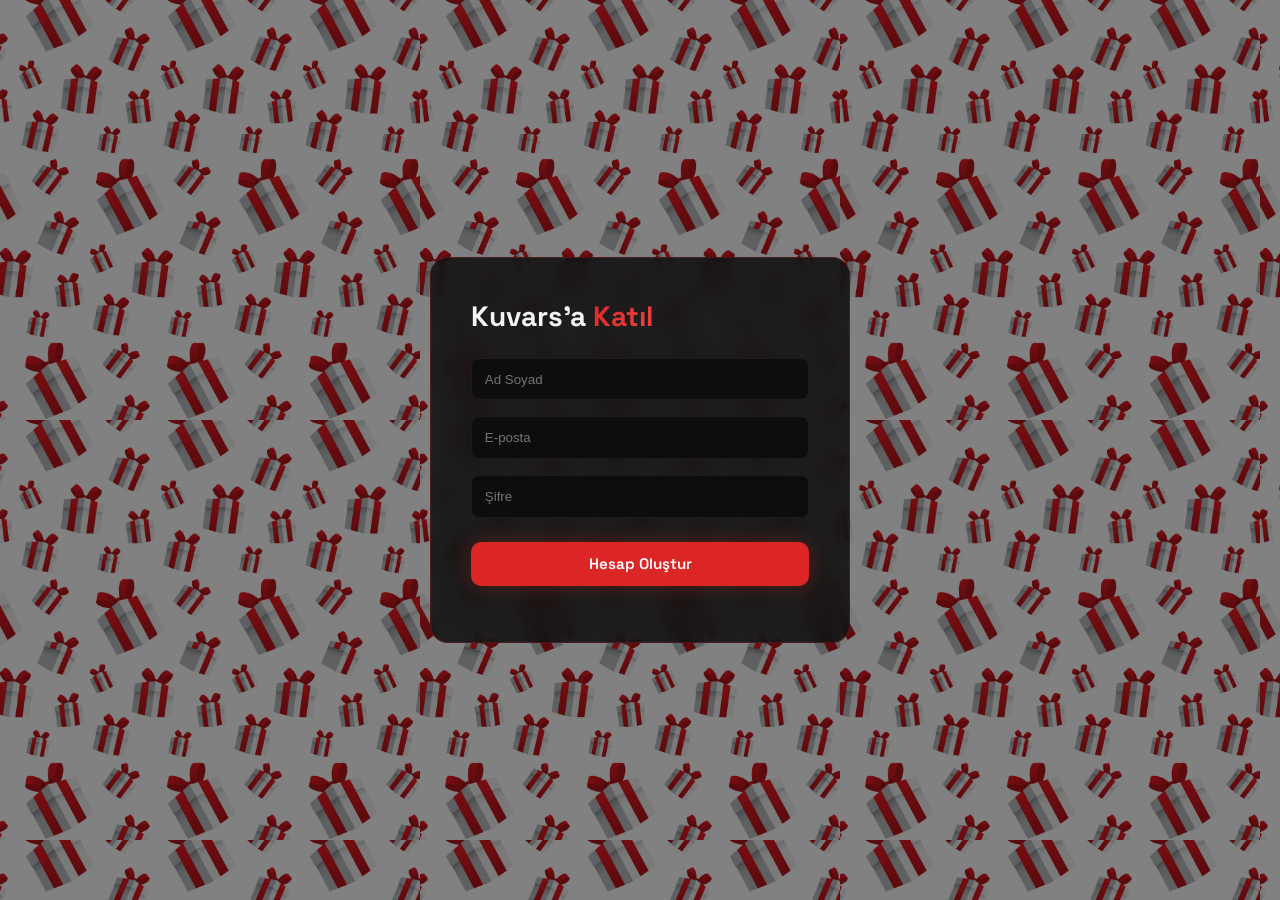
<file: uye_ol.html>
<!DOCTYPE html>
<html lang="tr" data-theme="dark">
<head>
  <meta charset="UTF-8">
  <title>Üye Ol – Kuvars Teknoloji</title>
  <link rel="stylesheet" href="css/style.css">
  <link href="https://fonts.googleapis.com/css2?family=Space+Grotesk:wght@400;600;700&display=swap" rel="stylesheet">
  <style>
    body {
      background-image: url('img/gifts-bg.png') !important;
      background-size: 420px !important;
      background-repeat: repeat !important;
      background-color: #6b6b6b !important;
    }
    .register-card {
      background: rgba(13,13,13,0.85);
      backdrop-filter: blur(12px);
      border: 1px solid rgba(220,38,38,0.25);
      border-radius: 18px;
      padding: 2.5rem;
      max-width: 420px;
      width: 100%;
    }
    [data-theme="light"] body {
      background-image: url('img/gifts-bg.png');
    }
    [data-theme="light"] .register-card {
      background: rgba(255,255,255,0.88);
      border-color: rgba(220,38,38,0.2);
    }
  </style>
</head>
<body>
  <div class="section" style="display:flex; justify-content:center; align-items:center; min-height:100vh;">
    <div class="register-card">
      <h2 class="section-title" style="margin-bottom:1.5rem;">Kuvars'a <span>Katıl</span></h2>
      <form id="registerForm">
        <div style="margin-bottom:1rem;">
          <input type="text" id="ad_soyad" placeholder="Ad Soyad" required style="width:100%; padding:0.8rem; background:var(--bg2); border:1px solid var(--border2); color:white; border-radius:8px;">
        </div>
        <div style="margin-bottom:1rem;">
          <input type="email" id="email" placeholder="E-posta" required style="width:100%; padding:0.8rem; background:var(--bg2); border:1px solid var(--border2); color:white; border-radius:8px;">
        </div>
        <div style="margin-bottom:1.5rem;">
          <input type="password" id="sifre" placeholder="Şifre" required style="width:100%; padding:0.8rem; background:var(--bg2); border:1px solid var(--border2); color:white; border-radius:8px;">
        </div>
        <button type="submit" class="btn-primary" style="width:100%;">Hesap Oluştur</button>
      </form>
      <p id="mesaj" style="margin-top:1rem; font-size:0.9rem; text-align:center;"></p>
    </div>
  </div>

  <script>
    document.getElementById('registerForm').addEventListener('submit', async (e) => {
      e.preventDefault();
      const mesajEl = document.getElementById('mesaj');
      
      // Form verilerini alıyoruz
      const formData = new FormData();
      formData.append('ad_soyad', document.getElementById('ad_soyad').value);
      formData.append('email', document.getElementById('email').value);
      formData.append('sifre', document.getElementById('sifre').value);

      try {
        const response = await fetch('kayit_ol.php', {
          method: 'POST',
          body: formData
        });
        const result = await response.json();

        if (result.status === 'success') {
          mesajEl.style.color = '#22C55E';
          mesajEl.textContent = "Başarıyla kayıt oldunuz! Giriş sayfasına yönlendiriliyorsunuz...";
          document.getElementById('registerForm').reset();
          setTimeout(() => { window.location.href = 'giris.html'; }, 1500);
        } else {
          mesajEl.style.color = '#EF4444';
          mesajEl.textContent = result.message;
        }
      } catch (error) {
        mesajEl.textContent = "Bir hata oluştu.";
      }
    });
  </script>
</body>
</html>
</file>
<file: css/style.css>
@import url('https://fonts.googleapis.com/css2?family=Space+Grotesk:wght@300;400;500;600;700&display=swap');

/* ═══════════════════════════════════════
   THEME VARIABLES
═══════════════════════════════════════ */
:root {
  --bg:       #080808;
  --bg2:      #0D0D0D;
  --card:     #111111;
  --card2:    #181818;
  --red:      #DC2626;
  --red2:     #EF4444;
  --red3:     #991B1B;
  --red4:     #7F1D1D;
  --glow:     rgba(220,38,38,0.28);
  --glow2:    rgba(220,38,38,0.12);
  --text:     #F3F4F6;
  --muted:    rgba(243,244,246,0.48);
  --border:   rgba(220,38,38,0.2);
  --border2:  rgba(255,255,255,0.06);
  --shadow:   rgba(0,0,0,0.7);
}

[data-theme="light"] {
  --bg:      #F2F2F2;
  --bg2:     #E6E6E6;
  --card:    #FFFFFF;
  --card2:   #F5F5F5;
  --text:    #111111;
  --muted:   rgba(17,17,17,0.52);
  --border:  rgba(220,38,38,0.25);
  --border2: rgba(0,0,0,0.07);
  --shadow:  rgba(0,0,0,0.12);
  --glow:    rgba(220,38,38,0.2);
  --glow2:   rgba(220,38,38,0.08);
}

/* ═══════════════════════════════════════
   BASE RESET
═══════════════════════════════════════ */
*, *::before, *::after { margin:0; padding:0; box-sizing:border-box; }
html { scroll-behavior:smooth; }

body {
  background: var(--bg);
  color: var(--text);
  font-family: 'Space Grotesk', sans-serif;
  overflow-x: hidden;
  transition: background 0.35s, color 0.35s;
}

a { text-decoration: none; color: inherit; }
button { cursor: pointer; }
img { max-width: 100%; display: block; }

/* ═══════════════════════════════════════
   TOPBAR
═══════════════════════════════════════ */
.topbar {
  position: sticky;
  top: 0;
  z-index: 900;
  background: rgba(8,8,8,0.94);
  backdrop-filter: blur(16px);
  border-bottom: 1px solid var(--border2);
}

[data-theme="light"] .topbar {
  background: rgba(242,242,242,0.95);
}

.topbar-main {
  display: flex;
  align-items: center;
  gap: 1.25rem;
  padding: 0.85rem 2rem;
  max-width: 1400px;
  margin: 0 auto;
}

/* Logo */
.site-logo {
  display: flex;
  align-items: center;
  gap: 0.6rem;
  flex-shrink: 0;
  text-decoration: none;
}

.logo-crystal {
  width: 42px;
  height: 42px;
  flex-shrink: 0;
}

.logo-text-wrap {
  display: flex;
  flex-direction: column;
  line-height: 1;
}

.logo-brand {
  font-size: 1.25rem;
  font-weight: 700;
  color: var(--text);
  letter-spacing: -0.02em;
}

.logo-sub {
  font-size: 0.72rem;
  font-weight: 500;
  color: var(--red2);
  text-transform: uppercase;
  letter-spacing: 0.14em;
}

/* Search */
.search-bar {
  flex: 1;
  display: flex;
  max-width: 560px;
  margin: 0 auto;
}

.search-bar input {
  flex: 1;
  padding: 0.6rem 1.1rem;
  background: var(--card2);
  border: 1px solid var(--border2);
  border-right: none;
  border-radius: 8px 0 0 8px;
  color: var(--text);
  font-family: 'Space Grotesk', sans-serif;
  font-size: 0.9rem;
  outline: none;
  transition: border-color 0.2s;
}

.search-bar input::placeholder { color: var(--muted); }
.search-bar input:focus { border-color: var(--red); }

.search-btn {
  padding: 0 1.1rem;
  background: var(--red);
  border: none;
  border-radius: 0 8px 8px 0;
  color: white;
  font-size: 1rem;
  transition: background 0.2s;
}
.search-btn:hover { background: var(--red2); }

/* Topbar actions */
.topbar-actions {
  display: flex;
  align-items: center;
  gap: 0.75rem;
  flex-shrink: 0;
  margin-left: auto;
}

.theme-toggle {
  width: 36px; height: 36px;
  border-radius: 8px;
  border: 1px solid var(--border2);
  background: var(--card);
  color: var(--text);
  font-size: 1rem;
  display: flex;
  align-items: center;
  justify-content: center;
  transition: border-color 0.2s, background 0.2s;
}
.theme-toggle:hover { border-color: var(--red); background: var(--glow2); }

.cart-btn {
  position: relative;
  width: 36px; height: 36px;
  border-radius: 8px;
  border: 1px solid var(--border2);
  background: var(--card);
  color: var(--text);
  font-size: 1.1rem;
  display: flex;
  align-items: center;
  justify-content: center;
  transition: border-color 0.2s, background 0.2s;
}
.cart-btn:hover { border-color: var(--red); background: var(--glow2); }

.cart-badge {
  position: absolute;
  top: -5px; right: -5px;
  min-width: 17px; height: 17px;
  border-radius: 50px;
  background: var(--red);
  color: white;
  font-size: 0.65rem;
  font-weight: 700;
  display: flex;
  align-items: center;
  justify-content: center;
  padding: 0 3px;
}

.btn-login {
  padding: 0.5rem 1rem;
  border: 1px solid var(--border);
  border-radius: 8px;
  color: var(--text);
  font-size: 0.85rem;
  font-weight: 500;
  transition: all 0.2s;
  white-space: nowrap;
}
.btn-login:hover { border-color: var(--red); color: var(--red); }

.btn-register {
  padding: 0.5rem 1rem;
  background: var(--red);
  border: 1px solid var(--red);
  border-radius: 8px;
  color: white;
  font-size: 0.85rem;
  font-weight: 600;
  transition: all 0.2s;
  white-space: nowrap;
}
.btn-register:hover { background: var(--red2); border-color: var(--red2); box-shadow: 0 0 16px var(--glow); }

/* Mobile hamburger */
.hamburger {
  display: none;
  flex-direction: column;
  gap: 5px;
  border: none;
  background: none;
  padding: 4px;
  margin-left: auto;
}
.hamburger span {
  display: block;
  width: 22px; height: 2px;
  background: var(--text);
  border-radius: 2px;
  transition: all 0.3s;
}

/* Subnav */
.subnav {
  border-top: 1px solid var(--border2);
}
.subnav ul {
  list-style: none;
  display: flex;
  gap: 0;
  max-width: 1400px;
  margin: 0 auto;
  padding: 0 2rem;
}
.subnav ul li a {
  display: block;
  padding: 0.65rem 1.2rem;
  font-size: 0.97rem;
  font-weight: 500;
  color: var(--muted);
  border-bottom: 2px solid transparent;
  transition: color 0.2s, border-color 0.2s;
}
.subnav ul li a:hover { color: var(--text); }
.subnav ul li a.active {
  color: var(--red);
  border-bottom-color: var(--red);
}

/* Mobile subnav */
.mobile-menu {
  display: none;
  flex-direction: column;
  gap: 0;
  padding: 1rem 0;
  border-top: 1px solid var(--border2);
}
.mobile-menu a {
  padding: 0.75rem 2rem;
  font-size: 0.95rem;
  font-weight: 500;
  color: var(--muted);
  border-bottom: 1px solid var(--border2);
  transition: color 0.2s, background 0.2s;
}
.mobile-menu a:last-child { border-bottom: none; }
.mobile-menu a:hover { color: var(--red); background: var(--glow2); }
.mobile-menu.open { display: flex; }

/* ═══════════════════════════════════════
   CAMPAIGN BANNER
═══════════════════════════════════════ */
.campaign-banner {
  max-width: 1400px;
  margin: 1.5rem auto;
  padding: 0 2rem;
}

.campaign-inner {
  position: relative;
  border-radius: 20px;
  background: var(--card);
  border: 1.5px solid rgba(220,38,38,0.25);
  overflow: hidden;
  line-height: 0;
}

.campaign-inner::before {
  content: '';
  position: absolute;
  inset: 0;
  background:
    radial-gradient(ellipse at 15% 50%, rgba(220,38,38,0.12) 0%, transparent 55%),
    radial-gradient(ellipse at 85% 50%, rgba(220,38,38,0.08) 0%, transparent 50%);
  pointer-events: none;
}

.campaign-placeholder {
  position: relative;
  z-index: 1;
  text-align: center;
  padding: 2rem;
}

.campaign-placeholder-label {
  display: inline-block;
  padding: 0.35rem 1rem;
  border: 1px solid var(--border);
  border-radius: 50px;
  font-size: 0.72rem;
  font-weight: 700;
  color: var(--red2);
  letter-spacing: 0.15em;
  text-transform: uppercase;
  margin-bottom: 1rem;
}

.campaign-placeholder h2 {
  font-size: clamp(1.5rem, 4vw, 2.5rem);
  font-weight: 700;
  margin-bottom: 0.75rem;
  background: linear-gradient(135deg, var(--red), var(--red2), #F87171);
  -webkit-background-clip: text;
  -webkit-text-fill-color: transparent;
  background-clip: text;
}

.campaign-placeholder p {
  color: var(--muted);
  font-size: 0.95rem;
  max-width: 400px;
  margin: 0 auto 1.5rem;
  line-height: 1.6;
}

/* Animated corner accents */
.campaign-corner {
  position: absolute;
  width: 60px; height: 60px;
  border-color: var(--red);
  border-style: solid;
  opacity: 0.5;
}
.campaign-corner.tl { top:16px; left:16px; border-width: 2px 0 0 2px; border-radius: 8px 0 0 0; }
.campaign-corner.tr { top:16px; right:16px; border-width: 2px 2px 0 0; border-radius: 0 8px 0 0; }
.campaign-corner.bl { bottom:16px; left:16px; border-width: 0 0 2px 2px; border-radius: 0 0 0 8px; }
.campaign-corner.br { bottom:16px; right:16px; border-width: 0 2px 2px 0; border-radius: 0 0 8px 0; }

/* ═══════════════════════════════════════
   CATEGORIES SECTION
═══════════════════════════════════════ */
.categories-section {
  padding: 2.5rem 0 1rem;
  max-width: 1400px;
  margin: 0 auto;
}

.section-header {
  display: flex;
  align-items: center;
  justify-content: space-between;
  padding: 0 2rem;
  margin-bottom: 1.25rem;
}

.section-title {
  font-size: clamp(1.3rem, 3vw, 1.75rem);
  font-weight: 700;
}
.section-title span {
  background: linear-gradient(135deg, var(--red), var(--red2));
  -webkit-background-clip: text;
  -webkit-text-fill-color: transparent;
  background-clip: text;
}

.section-link {
  font-size: 0.85rem;
  font-weight: 600;
  color: var(--red2);
  transition: color 0.2s;
}
.section-link:hover { color: var(--red); text-decoration: underline; }

.cat-slider-wrap {
  overflow: hidden;
  cursor: grab;
  user-select: none;
  padding: 0 2rem;
}
.cat-slider-wrap.dragging { cursor: grabbing; }

.cat-slider {
  display: flex;
  gap: 1rem;
  overflow-x: auto;
  -ms-overflow-style: none;
  scrollbar-width: none;
  padding: 1.25rem 0.5rem 1.5rem;
}
.cat-slider::-webkit-scrollbar { display: none; }

.cat-flip-wrap {
  flex: 0 0 200px;
  height: 220px;
  perspective: 700px;
  cursor: pointer;
  border-radius: 18px;
  overflow: hidden;
  isolation: isolate;
}

.cat-flip-inner {
  position: relative;
  width: 100%;
  height: 100%;
  transition: transform 0.55s cubic-bezier(.4,0,.2,1);
  transform-style: preserve-3d;
}

.cat-flip-wrap:hover .cat-flip-inner {
  transform: rotateY(180deg);
}

.cat-flip-front,
.cat-flip-back {
  position: absolute;
  inset: 0;
  border-radius: 18px;
  backface-visibility: hidden;
  -webkit-backface-visibility: hidden;
  overflow: hidden;
}

.cat-flip-front {
  background: var(--card);
  border: 1px solid var(--border2);
  display: flex;
  flex-direction: column;
  align-items: center;
  justify-content: center;
  gap: 0.75rem;
  transition: border-color 0.25s, box-shadow 0.25s;
}

.cat-flip-front .cat-img {
  width: 100%;
  height: 160px;
  object-fit: contain;
  border-radius: 14px 14px 0 0;
  padding: 10px 10px 4px;
  background: var(--card);
  box-sizing: border-box;
}

.cat-flip-back {
  background: linear-gradient(145deg, var(--red3), var(--red4));
  border: 1px solid var(--red);
  transform: rotateY(180deg);
  display: flex;
  flex-direction: column;
  align-items: center;
  justify-content: center;
  padding: 0.9rem 0.65rem;
  gap: 0.3rem;
  box-shadow: 0 0 24px var(--glow);
}

.cat-icon {
  font-size: 2.75rem;
  line-height: 1;
  filter: drop-shadow(0 0 10px var(--glow));
  pointer-events: none;
}

.cat-label {
  font-size: 0.82rem;
  font-weight: 600;
  text-align: center;
  color: var(--text);
  pointer-events: none;
}

.cat-back-title {
  font-size: 0.83rem;
  font-weight: 700;
  color: #fff;
  margin-bottom: 0.35rem;
  letter-spacing: 0.02em;
}

.cat-sub-list {
  list-style: none;
  width: 100%;
  display: flex;
  flex-direction: column;
  gap: 0.15rem;
}

.cat-sub-list li a {
  display: block;
  font-size: 0.73rem;
  font-weight: 500;
  color: rgba(255,255,255,0.88);
  padding: 0.22rem 0.5rem;
  border-radius: 6px;
  text-align: center;
  transition: background 0.18s, color 0.18s;
  text-decoration: none;
}

.cat-sub-list li a:hover {
  background: rgba(255,255,255,0.18);
  color: #fff;
}

/* ═══════════════════════════════════════
   FINDER QUIZ (Homepage)
═══════════════════════════════════════ */
.finder-section {
  background: transparent;
  border-top: 1px solid var(--border2);
  border-bottom: 1px solid var(--border2);
  padding: 4rem 2rem;
  margin-top: 1rem;
}

.finder-inner {
  max-width: 820px;
  margin: 0 auto;
  text-align: center;
}

.finder-badge {
  display: inline-block;
  padding: 0.35rem 1rem;
  border: 1px solid var(--border);
  border-radius: 50px;
  font-size: 0.72rem;
  font-weight: 700;
  color: var(--red2);
  letter-spacing: 0.12em;
  text-transform: uppercase;
  margin-bottom: 0.875rem;
}

.finder-title {
  font-size: clamp(1.4rem, 3.5vw, 2.25rem);
  font-weight: 700;
  margin-bottom: 0.5rem;
}
.finder-title span {
  background: linear-gradient(135deg, var(--red), var(--red2));
  -webkit-background-clip: text;
  -webkit-text-fill-color: transparent;
  background-clip: text;
}

.finder-sub {
  color: var(--muted);
  font-size: 0.95rem;
  margin-bottom: 2.5rem;
  line-height: 1.6;
}

.finder-progress {
  display: flex;
  align-items: center;
  justify-content: center;
  gap: 0.5rem;
  margin-bottom: 0.5rem;
}
.finder-dot {
  width: 8px; height: 8px;
  border-radius: 50%;
  background: var(--border2);
  transition: background 0.3s, transform 0.3s;
}
.finder-dot.active {
  background: var(--red);
  transform: scale(1.3);
}
.finder-dot.done { background: var(--red3); }

.finder-step-label {
  font-size: 0.78rem;
  color: var(--muted);
  font-weight: 500;
  margin-bottom: 1.25rem;
  letter-spacing: 0.05em;
  text-transform: uppercase;
}

.finder-question {
  font-size: clamp(1.05rem, 2.5vw, 1.3rem);
  font-weight: 600;
  margin-bottom: 1.5rem;
  line-height: 1.4;
}

.finder-options {
  display: grid;
  grid-template-columns: repeat(auto-fit, minmax(160px, 1fr));
  gap: 0.875rem;
  margin-bottom: 2rem;
}

.finder-opt {
  display: flex;
  flex-direction: column;
  align-items: center;
  gap: 0.5rem;
  padding: 1.1rem 0.875rem;
  border: 1px solid var(--border2);
  border-radius: 14px;
  background: var(--card);
  cursor: pointer;
  font-family: 'Space Grotesk', sans-serif;
  font-size: 0.875rem;
  font-weight: 500;
  color: var(--text);
  transition: all 0.2s;
}
.finder-opt:hover {
  border-color: var(--red);
  background: rgba(220,38,38,0.08);
  transform: translateY(-3px);
  box-shadow: 0 8px 24px var(--glow);
}
.finder-opt.selected {
  border-color: var(--red);
  background: rgba(220,38,38,0.14);
  box-shadow: 0 0 0 1px var(--red);
}
.finder-opt-icon { font-size: 2rem; }
.finder-opt-label { font-size: 0.82rem; font-weight: 600; line-height: 1.2; text-align: center; }

.finder-result-card {
  background: var(--card);
  border: 1px solid var(--red);
  border-radius: 18px;
  padding: 2.25rem 2rem;
  box-shadow: 0 0 40px var(--glow);
  text-align: center;
}
.finder-result-badge {
  display: inline-block;
  padding: 0.3rem 1rem;
  background: rgba(220,38,38,0.15);
  border: 1px solid rgba(220,38,38,0.4);
  border-radius: 50px;
  font-size: 0.72rem;
  color: var(--red2);
  font-weight: 700;
  letter-spacing: 0.1em;
  text-transform: uppercase;
  margin-bottom: 0.875rem;
}
.finder-result-icon { font-size: 3.5rem; margin: 0.75rem 0; }
.finder-result-title {
  font-size: 1.5rem;
  font-weight: 700;
  background: linear-gradient(135deg, var(--red), var(--red2));
  -webkit-background-clip: text;
  -webkit-text-fill-color: transparent;
  background-clip: text;
  margin-bottom: 0.5rem;
}
.finder-result-desc {
  color: var(--muted);
  font-size: 0.9rem;
  line-height: 1.6;
  margin-bottom: 1.5rem;
}
.finder-result-actions {
  display: flex;
  gap: 0.75rem;
  justify-content: center;
  flex-wrap: wrap;
}

/* ═══════════════════════════════════════
   WHY KUVARS SECTION
═══════════════════════════════════════ */
.why-section {
  padding: 5rem 2rem;
  max-width: 1400px;
  margin: 0 auto;
}

.why-grid {
  display: grid;
  grid-template-columns: repeat(auto-fit, minmax(190px, 1fr));
  gap: 1.25rem;
  margin-top: 2.5rem;
}

.why-card {
  background: var(--card);
  border: 1px solid var(--border2);
  border-radius: 16px;
  padding: 1.75rem 1.25rem;
  text-align: center;
  transition: border-color 0.3s, transform 0.3s, box-shadow 0.3s;
}
.why-card:hover {
  border-color: var(--red);
  transform: translateY(-6px);
  box-shadow: 0 12px 32px var(--glow);
}
.why-icon { font-size: 2.25rem; margin-bottom: 0.875rem; }
.why-title { font-size: 0.97rem; font-weight: 700; margin-bottom: 0.5rem; }
.why-desc { font-size: 0.8rem; color: var(--muted); line-height: 1.6; }

/* ═══════════════════════════════════════
   REVIEWS SECTION
═══════════════════════════════════════ */
.reviews-section {
  background: var(--bg2);
  border-top: 1px solid var(--border2);
  padding: 5rem 2rem;
}

.reviews-inner {
  max-width: 1200px;
  margin: 0 auto;
}

.reviews-grid {
  display: grid;
  grid-template-columns: repeat(auto-fill, minmax(300px, 1fr));
  gap: 1.25rem;
  margin-top: 2.5rem;
}

.review-card {
  background: var(--card);
  border: 1px solid var(--border2);
  border-radius: 16px;
  padding: 1.5rem;
  transition: border-color 0.3s, transform 0.3s;
}
.review-card:hover { border-color: var(--border); transform: translateY(-4px); }

.review-header {
  display: flex;
  align-items: center;
  gap: 0.875rem;
  margin-bottom: 0.875rem;
}
.review-avatar {
  width: 44px; height: 44px;
  border-radius: 50%;
  background: linear-gradient(135deg, var(--red3), var(--red));
  display: flex;
  align-items: center;
  justify-content: center;
  font-weight: 700;
  font-size: 1rem;
  color: white;
  flex-shrink: 0;
}
.review-meta { flex: 1; min-width: 0; }
.review-name { font-weight: 600; font-size: 0.92rem; }
.review-product { font-size: 0.72rem; color: var(--red2); margin-top: 0.15rem; font-weight: 500; }

.review-stars { color: #FBBF24; font-size: 0.85rem; letter-spacing: 0.05em; margin-bottom: 0.625rem; }
.review-text { color: var(--muted); font-size: 0.855rem; line-height: 1.65; }
.review-date {
  font-size: 0.7rem;
  color: rgba(255,255,255,0.2);
  margin-top: 0.875rem;
  text-align: right;
}
[data-theme="light"] .review-date { color: rgba(0,0,0,0.2); }

.review-verified {
  display: inline-flex;
  align-items: center;
  gap: 0.3rem;
  font-size: 0.68rem;
  color: #22C55E;
  font-weight: 600;
  margin-top: 0.5rem;
}

/* ═══════════════════════════════════════
   BUTTONS
═══════════════════════════════════════ */
.btn-primary {
  display: inline-flex;
  align-items: center;
  justify-content: center;
  gap: 0.4rem;
  padding: 0.8rem 1.75rem;
  background: var(--red);
  color: white;
  border-radius: 10px;
  font-weight: 600;
  font-family: 'Space Grotesk', sans-serif;
  font-size: 0.95rem;
  border: none;
  cursor: pointer;
  text-decoration: none;
  transition: background 0.2s, transform 0.2s, box-shadow 0.2s;
  box-shadow: 0 0 20px var(--glow);
}
.btn-primary:hover {
  background: var(--red2);
  transform: translateY(-2px);
  box-shadow: 0 0 30px rgba(220,38,38,0.5);
}

.btn-outline {
  display: inline-flex;
  align-items: center;
  justify-content: center;
  gap: 0.4rem;
  padding: 0.8rem 1.75rem;
  background: transparent;
  color: var(--red2);
  border-radius: 10px;
  font-weight: 600;
  font-family: 'Space Grotesk', sans-serif;
  font-size: 0.95rem;
  border: 1.5px solid var(--red);
  cursor: pointer;
  text-decoration: none;
  transition: all 0.2s;
}
.btn-outline:hover {
  background: rgba(220,38,38,0.1);
  transform: translateY(-2px);
  box-shadow: 0 0 20px var(--glow);
}
.btn-outline:disabled { opacity: 0.35; cursor: not-allowed; transform: none; }

.btn-sm {
  display: inline-flex;
  align-items: center;
  justify-content: center;
  padding: 0.5rem 1.2rem;
  background: var(--red);
  color: white;
  border-radius: 8px;
  font-weight: 600;
  font-family: 'Space Grotesk', sans-serif;
  font-size: 0.82rem;
  border: none;
  cursor: pointer;
  text-decoration: none;
  transition: background 0.2s, transform 0.2s;
}
.btn-sm:hover { background: var(--red2); transform: translateY(-2px); }

/* ═══════════════════════════════════════
   PAGE HERO (inner pages)
═══════════════════════════════════════ */
.page-hero {
  padding: 4rem 2rem 2.5rem;
  text-align: center;
  position: relative;
  overflow: hidden;
}
.page-hero::before {
  content: '';
  position: absolute;
  inset: 0;
  background: radial-gradient(ellipse at 50% 110%, rgba(220,38,38,0.12) 0%, transparent 65%);
  pointer-events: none;
}

.hero-badge {
  display: inline-block;
  padding: 0.35rem 1rem;
  border: 1px solid var(--border);
  border-radius: 50px;
  font-size: 0.72rem;
  font-weight: 700;
  letter-spacing: 0.12em;
  color: var(--red2);
  margin-bottom: 1.25rem;
  text-transform: uppercase;
}

.page-title {
  font-size: clamp(1.75rem, 4vw, 3rem);
  font-weight: 700;
  margin-bottom: 0.875rem;
  text-align: center;
}
.page-title span {
  background: linear-gradient(135deg, var(--red), var(--red2));
  -webkit-background-clip: text;
  -webkit-text-fill-color: transparent;
  background-clip: text;
}

.page-sub {
  text-align: center;
  color: var(--muted);
  max-width: 580px;
  margin: 0 auto 0;
  line-height: 1.7;
  font-size: 0.97rem;
}

/* ═══════════════════════════════════════
   GENERIC SECTION
═══════════════════════════════════════ */
.section {
  padding: 4rem 2rem;
  max-width: 1200px;
  margin: 0 auto;
}

/* ═══════════════════════════════════════
   CARDS GRID (kampanya, etc.)
═══════════════════════════════════════ */
.cards-grid {
  display: grid;
  grid-template-columns: repeat(auto-fit, minmax(270px, 1fr));
  gap: 1.25rem;
}

.card {
  background: var(--card);
  border: 1px solid var(--border2);
  border-radius: 16px;
  padding: 2rem;
  transition: transform 0.3s, border-color 0.3s, box-shadow 0.3s;
}
.card:hover {
  transform: translateY(-6px);
  border-color: var(--red);
  box-shadow: 0 10px 34px var(--glow);
}

/* ═══════════════════════════════════════
   FADE IN
═══════════════════════════════════════ */
.fade-in {
  opacity: 0;
  transform: translateY(24px);
  transition: opacity 0.6s ease, transform 0.6s ease;
}
.fade-in.visible { opacity: 1; transform: translateY(0); }
.fade-in:nth-child(1) { transition-delay: 0.05s; }
.fade-in:nth-child(2) { transition-delay: 0.13s; }
.fade-in:nth-child(3) { transition-delay: 0.21s; }
.fade-in:nth-child(4) { transition-delay: 0.29s; }

/* ═══════════════════════════════════════
   COUNTDOWN (kampanya page)
═══════════════════════════════════════ */
.countdown-wrapper {
  background: var(--card);
  border: 1px solid var(--border);
  border-radius: 20px;
  padding: 2.75rem 2rem;
  text-align: center;
  margin: 2rem 0 4rem;
}
.countdown-title { font-size: 0.97rem; color: var(--muted); margin-bottom: 2rem; font-weight: 500; }
.countdown-timer { display: flex; justify-content: center; align-items: center; gap: 1rem; flex-wrap: wrap; }
.countdown-unit { display: flex; flex-direction: column; align-items: center; }
.countdown-num {
  font-size: clamp(2rem, 6vw, 3.75rem);
  font-weight: 700;
  background: linear-gradient(135deg, var(--red), var(--red2));
  -webkit-background-clip: text;
  -webkit-text-fill-color: transparent;
  background-clip: text;
  min-width: 72px;
  text-align: center;
  line-height: 1;
}
.countdown-label { font-size: 0.68rem; color: var(--muted); text-transform: uppercase; letter-spacing: 0.12em; margin-top: 0.4rem; }
.countdown-sep { font-size: 2.5rem; font-weight: 700; color: var(--red3); opacity: 0.7; padding-bottom: 1.1rem; }

/* ═══════════════════════════════════════
   VALUE CARDS (kampanya)
═══════════════════════════════════════ */
.value-card {
  background: var(--card);
  border: 1px solid var(--border2);
  border-radius: 16px;
  padding: 2rem;
  transition: border-color 0.3s, transform 0.3s, box-shadow 0.3s;
}
.value-card:hover { border-color: var(--red); transform: translateY(-6px); box-shadow: 0 10px 34px var(--glow); }
.value-icon { font-size: 2.25rem; margin-bottom: 0.875rem; }
.value-card h3 { font-size: 1.1rem; font-weight: 700; margin-bottom: 0.6rem; }
.value-card p { color: var(--muted); line-height: 1.65; font-size: 0.9rem; }

/* ═══════════════════════════════════════
   MESSAGE FLOW (kampanya)
═══════════════════════════════════════ */
.message-flow { max-width: 680px; margin: 0 auto; }
.message-bubble { display: flex; gap: 0.875rem; margin-bottom: 1.4rem; align-items: flex-start; }
.message-bubble.right { flex-direction: row-reverse; }
.bubble-avatar {
  width: 40px; height: 40px;
  border-radius: 50%;
  flex-shrink: 0;
  display: flex;
  align-items: center;
  justify-content: center;
  font-size: 1.1rem;
}
.bubble-avatar.brand { background: linear-gradient(135deg, var(--red3), var(--red)); }
.bubble-avatar.user  { background: var(--card2); }
.bubble-text {
  padding: 0.9rem 1.2rem;
  border-radius: 16px;
  font-size: 0.9rem;
  line-height: 1.6;
  max-width: 78%;
}
.bubble-text.brand {
  background: rgba(220,38,38,0.1);
  border: 1px solid rgba(220,38,38,0.22);
  border-top-left-radius: 4px;
}
.bubble-text.user {
  background: var(--card2);
  border: 1px solid var(--border2);
  border-top-right-radius: 4px;
}

/* ═══════════════════════════════════════
   PRODUCT FILTER (urunler)
═══════════════════════════════════════ */
.filter-buttons { display: flex; gap: 0.75rem; justify-content: center; flex-wrap: wrap; margin-bottom: 2.5rem; }
.filter-btn {
  padding: 0.5rem 1.3rem;
  border-radius: 8px;
  border: 1px solid var(--border2);
  background: transparent;
  color: var(--muted);
  font-family: 'Space Grotesk', sans-serif;
  font-size: 0.875rem;
  font-weight: 500;
  cursor: pointer;
  transition: all 0.2s;
}
.filter-btn:hover { border-color: var(--red); color: var(--text); }
.filter-btn.active { background: var(--red); color: white; border-color: var(--red); box-shadow: 0 0 16px var(--glow); }

/* ═══════════════════════════════════════
   FLIP CARDS (urunler)
═══════════════════════════════════════ */
.products-grid { display: grid; grid-template-columns: repeat(auto-fill, minmax(240px, 1fr)); gap: 1.5rem; }

.flip-card { height: 390px; perspective: 1000px; cursor: pointer; }
.flip-card-inner {
  position: relative; width: 100%; height: 100%;
  transition: transform 0.7s cubic-bezier(0.4,0,0.2,1);
  transform-style: preserve-3d;
}
.flip-card:hover .flip-card-inner { transform: rotateY(180deg); }

.flip-card-front,
.flip-card-back {
  position: absolute; inset: 0;
  border-radius: 16px;
  backface-visibility: hidden;
  -webkit-backface-visibility: hidden;
  overflow: hidden;
}
.flip-card-front { background: var(--card); border: 1px solid var(--border2); display: flex; flex-direction: column; }
.flip-card-back {
  background: linear-gradient(145deg, rgba(220,38,38,0.18) 0%, rgba(153,27,27,0.1) 100%);
  border: 1px solid var(--red);
  transform: rotateY(180deg);
  display: flex; flex-direction: column; justify-content: center; padding: 1.75rem;
}

.product-img { width: 100%; height: 210px; object-fit: contain; background: var(--bg1); padding: 8px; box-sizing: border-box; }
.mobile-incele { display: none; }

/* ── BİLDİRİM ZİLİ ── */
.notif-btn { position: relative; background: none; border: none; cursor: pointer; font-size: 1.3rem; color: var(--text); padding: 0 4px; }
.notif-badge { position: absolute; top: -4px; right: -4px; background: var(--red); color: #fff; font-size: 0.6rem; font-weight: 700; border-radius: 50%; width: 16px; height: 16px; display: flex; align-items: center; justify-content: center; }
.notif-dropdown { position: absolute; top: calc(100% + 10px); right: 0; width: 320px; background: var(--bg2); border: 1px solid var(--border2); border-radius: 14px; box-shadow: 0 8px 30px rgba(0,0,0,0.3); z-index: 999; overflow: hidden; display: none; }
.notif-dropdown.open { display: block; }
.notif-header { padding: 0.9rem 1.2rem; font-size: 0.82rem; font-weight: 700; text-transform: uppercase; letter-spacing: 0.08em; color: var(--muted); border-bottom: 1px solid var(--border2); }
.notif-item { padding: 0.9rem 1.2rem; border-bottom: 1px solid var(--border2); display: flex; align-items: flex-start; gap: 0.8rem; }
.notif-item:last-child { border-bottom: none; }
.notif-pct { background: linear-gradient(135deg, var(--red), var(--red2)); color: #fff; font-weight: 800; font-size: 0.85rem; padding: 0.25rem 0.6rem; border-radius: 6px; flex-shrink: 0; white-space: nowrap; }
.notif-msg { font-size: 0.88rem; color: var(--text); line-height: 1.4; }
.notif-wrap { position: relative; }
.product-info { padding: 1.2rem; flex: 1; }
.product-category { font-size: 0.68rem; font-weight: 700; letter-spacing: 0.12em; text-transform: uppercase; color: var(--red2); margin-bottom: 0.4rem; }
.product-name { font-size: 1.05rem; font-weight: 600; margin-bottom: 0.5rem; }
.product-price { font-size: 1.2rem; font-weight: 700; color: var(--red); }

.back-title { font-size: 1.1rem; font-weight: 700; margin-bottom: 0.9rem; color: var(--red2); }
.back-features { list-style: none; margin-bottom: 1.4rem; }
.back-features li { padding: 0.35rem 0; color: var(--muted); font-size: 0.875rem; display: flex; align-items: center; gap: 0.5rem; }
.back-features li::before { content: '✓'; color: var(--red2); font-weight: 700; }

.hidden { display: none !important; }

/* ═══════════════════════════════════════
   QUIZ (quiz.html)
═══════════════════════════════════════ */
.quiz-container { max-width: 700px; margin: 0 auto; }
.quiz-step-label { font-size: 0.78rem; color: var(--muted); margin-bottom: 0.5rem; font-weight: 600; letter-spacing: 0.06em; text-transform: uppercase; }
.quiz-progress-bar { width: 100%; height: 5px; background: var(--border2); border-radius: 6px; margin-bottom: 2.5rem; overflow: hidden; }
.quiz-progress-fill { height: 100%; background: linear-gradient(90deg, var(--red3), var(--red)); border-radius: 6px; transition: width 0.55s cubic-bezier(0.4,0,0.2,1); width: 0%; }
.quiz-question { font-size: clamp(1.1rem, 3vw, 1.5rem); font-weight: 700; margin-bottom: 1.75rem; line-height: 1.4; }
.quiz-options { display: flex; flex-direction: column; gap: 0.8rem; }
.quiz-option {
  display: flex; align-items: center; gap: 1rem;
  padding: 0.95rem 1.2rem;
  border: 1px solid var(--border2);
  border-radius: 12px;
  background: var(--card);
  cursor: pointer;
  font-family: 'Space Grotesk', sans-serif;
  font-size: 0.97rem;
  color: var(--text);
  width: 100%; text-align: left;
  transition: all 0.2s;
}
.quiz-option:hover { border-color: var(--red); background: rgba(220,38,38,0.08); transform: translateX(4px); }
.quiz-option.selected { border-color: var(--red); background: rgba(220,38,38,0.16); }
.option-letter {
  width: 30px; height: 30px;
  border-radius: 50%;
  background: rgba(220,38,38,0.1);
  border: 1px solid rgba(220,38,38,0.35);
  display: flex; align-items: center; justify-content: center;
  font-weight: 700; font-size: 0.78rem;
  color: var(--red2); flex-shrink: 0;
}
.quiz-nav { display: flex; justify-content: space-between; align-items: center; margin-top: 1.75rem; }

.result-card { background: var(--card); border: 1px solid var(--red); border-radius: 20px; padding: 2.5rem 2rem; text-align: center; box-shadow: 0 0 50px var(--glow); }
.result-badge { display: inline-block; padding: 0.3rem 1rem; background: rgba(220,38,38,0.12); border: 1px solid rgba(220,38,38,0.35); border-radius: 50px; font-size: 0.72rem; color: var(--red2); font-weight: 700; margin-bottom: 0.75rem; letter-spacing: 0.06em; text-transform: uppercase; }
.result-product-img { width: 180px; height: 180px; object-fit: cover; border-radius: 14px; margin: 1.25rem auto; display: block; border: 2px solid rgba(220,38,38,0.3); }
.result-product-name { font-size: 1.75rem; font-weight: 700; margin-bottom: 0.5rem; background: linear-gradient(135deg, var(--red), var(--red2)); -webkit-background-clip: text; -webkit-text-fill-color: transparent; background-clip: text; }
.result-product-desc { color: var(--muted); margin-bottom: 2rem; line-height: 1.65; max-width: 480px; margin-left: auto; margin-right: auto; }
.result-actions { display: flex; gap: 0.75rem; justify-content: center; flex-wrap: wrap; }

/* ═══════════════════════════════════════
   FOOTER
═══════════════════════════════════════ */
.site-footer {
  background: var(--bg2);
  border-top: 1px solid var(--border2);
  padding: 3.5rem 2rem 1.5rem;
}
.footer-inner {
  max-width: 1400px;
  margin: 0 auto;
  display: grid;
  grid-template-columns: 2fr 1fr 1fr 1fr;
  gap: 2.5rem;
  margin-bottom: 3rem;
}
.footer-brand p {
  color: var(--muted);
  font-size: 0.875rem;
  line-height: 1.65;
  margin-top: 0.875rem;
  max-width: 300px;
}
.footer-col h4 { font-size: 0.85rem; font-weight: 700; text-transform: uppercase; letter-spacing: 0.1em; color: var(--muted); margin-bottom: 1rem; }
.footer-col ul { list-style: none; display: flex; flex-direction: column; gap: 0.6rem; }
.footer-col ul li a { font-size: 0.875rem; color: var(--muted); transition: color 0.2s; }
.footer-col ul li a:hover { color: var(--red2); }
.footer-bottom {
  border-top: 1px solid var(--border2);
  padding-top: 1.5rem;
  display: flex;
  justify-content: space-between;
  align-items: center;
  flex-wrap: wrap;
  gap: 0.5rem;
}
.footer-bottom p { font-size: 0.78rem; color: rgba(243,244,246,0.25); }
[data-theme="light"] .footer-bottom p { color: rgba(17,17,17,0.25); }

.footer-social { display: flex; gap: 0.75rem; }
.social-btn {
  width: 34px; height: 34px;
  border-radius: 8px;
  border: 1px solid var(--border2);
  background: var(--card);
  color: var(--muted);
  font-size: 0.95rem;
  display: flex; align-items: center; justify-content: center;
  transition: border-color 0.2s, color 0.2s, background 0.2s;
}
.social-btn:hover { border-color: var(--red); color: var(--red2); background: var(--glow2); }

/* simple old footer fallback */
footer { border-top: 1px solid var(--border2); padding: 1.75rem 2rem; text-align: center; color: var(--muted); font-size: 0.82rem; }

/* ═══════════════════════════════════════
   RESPONSIVE
═══════════════════════════════════════ */
@media (max-width: 1024px) {
  .footer-inner { grid-template-columns: 1fr 1fr; }
}

@media (max-width: 768px) {
  .topbar-main { flex-wrap: wrap; gap: 0.75rem; padding: 0.75rem 1rem; }
  .search-bar { order: 3; width: 100%; max-width: 100%; }
  .topbar-actions { display: none; }
  .hamburger { display: flex; }

  .subnav { display: none; }

  .cat-slider-wrap { padding: 0 1rem; }

  .finder-options { grid-template-columns: 1fr 1fr; }

  .reviews-grid { grid-template-columns: 1fr; }

  .why-grid { grid-template-columns: repeat(2, 1fr); }

  .footer-inner { grid-template-columns: 1fr; gap: 2rem; }
  .footer-brand p { max-width: 100%; }

  .flip-card { height: auto; perspective: none; }
  .flip-card-inner { transform-style: flat; }
  .flip-card:hover .flip-card-inner { transform: none; }
  .flip-card-back { display: none; }
  .flip-card-front { position: relative; }
  .mobile-incele { display: block; text-align: center; padding: 0.7rem; color: var(--red2); font-weight: 700; text-decoration: none; border-top: 1px solid var(--border2); font-size: 0.9rem; }
  .kampanya-banner-img { border-radius: 12px !important; max-height: 180px; object-fit: cover; object-position: center; }

  .countdown-sep { display: none; }
  .message-bubble.right { flex-direction: row; }
  .section { padding: 2.5rem 1.25rem; }
  .page-hero { padding: 2.5rem 1.25rem 1.5rem; }
}

@media (max-width: 480px) {
  .campaign-inner { min-height: unset; }
  .campaign-banner { padding: 0 0.75rem; margin: 1rem auto; }
  .cat-card { flex: 0 0 120px; height: 140px; }
  .cat-icon { font-size: 2.25rem; }
  .finder-options { grid-template-columns: 1fr 1fr; gap: 0.6rem; }
  .why-grid { grid-template-columns: 1fr 1fr; }
}

/* ═══════════════════════════════════════
   CANLI DESTEK CHAT WIDGET
═══════════════════════════════════════ */
.chat-widget { position: fixed; bottom: 28px; right: 28px; z-index: 9999; font-family: 'Space Grotesk', sans-serif; }
.chat-toggle-btn {
  width: 58px; height: 58px; border-radius: 50%;
  background: linear-gradient(135deg, #DC2626, #EF4444);
  border: none; cursor: pointer; display: flex; align-items: center; justify-content: center;
  font-size: 1.5rem; box-shadow: 0 4px 24px rgba(220,38,38,0.45);
  transition: transform 0.2s, box-shadow 0.2s;
}
.chat-toggle-btn:hover { transform: scale(1.08); box-shadow: 0 6px 32px rgba(220,38,38,0.6); }
.chat-window {
  position: absolute; bottom: 70px; right: 0;
  width: 340px; height: 480px;
  background: var(--bg2); border: 1px solid var(--border2);
  border-radius: 18px; display: flex; flex-direction: column;
  overflow: hidden; box-shadow: 0 16px 48px rgba(0,0,0,0.5);
  transition: opacity 0.2s, transform 0.2s;
}
.chat-window.hidden { opacity: 0; pointer-events: none; transform: translateY(12px) scale(0.97); }
.chat-header {
  background: linear-gradient(135deg, #DC2626, #991B1B);
  padding: 1rem 1.2rem; display: flex; align-items: center; gap: 10px;
}
.chat-header-avatar { width: 36px; height: 36px; background: rgba(255,255,255,0.2); border-radius: 50%; display: flex; align-items: center; justify-content: center; font-size: 1.1rem; }
.chat-header-info { flex: 1; }
.chat-header-name { font-weight: 700; font-size: 0.9rem; color: white; }
.chat-header-status { font-size: 0.72rem; color: rgba(255,255,255,0.75); display: flex; align-items: center; gap: 4px; }
.chat-header-status::before { content: ''; width: 6px; height: 6px; background: #4ADE80; border-radius: 50%; display: inline-block; }
.chat-messages { flex: 1; overflow-y: auto; padding: 1rem; display: flex; flex-direction: column; gap: 10px; }
.chat-messages::-webkit-scrollbar { width: 4px; }
.chat-messages::-webkit-scrollbar-thumb { background: var(--border2); border-radius: 4px; }
.chat-msg { max-width: 82%; padding: 0.65rem 0.9rem; border-radius: 14px; font-size: 0.85rem; line-height: 1.5; animation: msgIn 0.2s ease; }
@keyframes msgIn { from { opacity:0; transform:translateY(6px); } to { opacity:1; transform:translateY(0); } }
.chat-msg.bot { background: var(--card2); color: var(--text); border-bottom-left-radius: 4px; align-self: flex-start; border: 1px solid var(--border2); }
.chat-msg.user { background: linear-gradient(135deg, #DC2626, #EF4444); color: white; border-bottom-right-radius: 4px; align-self: flex-end; }
.chat-typing { display: flex; gap: 4px; padding: 0.65rem 0.9rem; background: var(--card2); border: 1px solid var(--border2); border-radius: 14px; border-bottom-left-radius: 4px; align-self: flex-start; }
.chat-typing span { width: 7px; height: 7px; background: var(--muted); border-radius: 50%; animation: typingDot 1.2s infinite; }
.chat-typing span:nth-child(2) { animation-delay: 0.2s; }
.chat-typing span:nth-child(3) { animation-delay: 0.4s; }
@keyframes typingDot { 0%,60%,100% { opacity:0.3; transform:translateY(0); } 30% { opacity:1; transform:translateY(-4px); } }
.chat-quick-btns { display: flex; flex-wrap: wrap; gap: 6px; padding: 0 1rem 0.6rem; }
.chat-quick-btn { background: var(--card2); border: 1px solid var(--border2); color: var(--text); font-size: 0.75rem; padding: 0.3rem 0.7rem; border-radius: 999px; cursor: pointer; transition: border-color 0.2s; white-space: nowrap; }
.chat-quick-btn:hover { border-color: var(--red2); color: var(--red2); }
.chat-input-area { display: flex; gap: 8px; padding: 0.8rem 1rem; border-top: 1px solid var(--border2); }
.chat-input { flex: 1; background: var(--card2); border: 1px solid var(--border2); border-radius: 10px; padding: 0.55rem 0.8rem; color: var(--text); font-size: 0.85rem; outline: none; font-family: inherit; resize: none; }
.chat-input:focus { border-color: rgba(220,38,38,0.5); }
.chat-send-btn { background: linear-gradient(135deg, #DC2626, #EF4444); border: none; border-radius: 10px; padding: 0 0.9rem; color: white; cursor: pointer; font-size: 1rem; transition: opacity 0.2s; }
.chat-send-btn:hover { opacity: 0.85; }
@media (max-width: 480px) {
  .chat-window { width: 92vw; right: -4px; height: 420px; }
  .chat-widget { bottom: 18px; right: 14px; }
}

/* ── SIRALAMA ── */
.sort-wrap { display:flex; justify-content:flex-end; margin-bottom:1.5rem; }
.sort-select {
  background: var(--bg2); border: 1px solid var(--border2); color: var(--text);
  padding: 0.5rem 1rem; border-radius: 8px; font-family: inherit; font-size: 0.85rem;
  cursor: pointer; outline: none; transition: border-color 0.2s;
}
.sort-select:hover, .sort-select:focus { border-color: var(--red2); }
</file>
